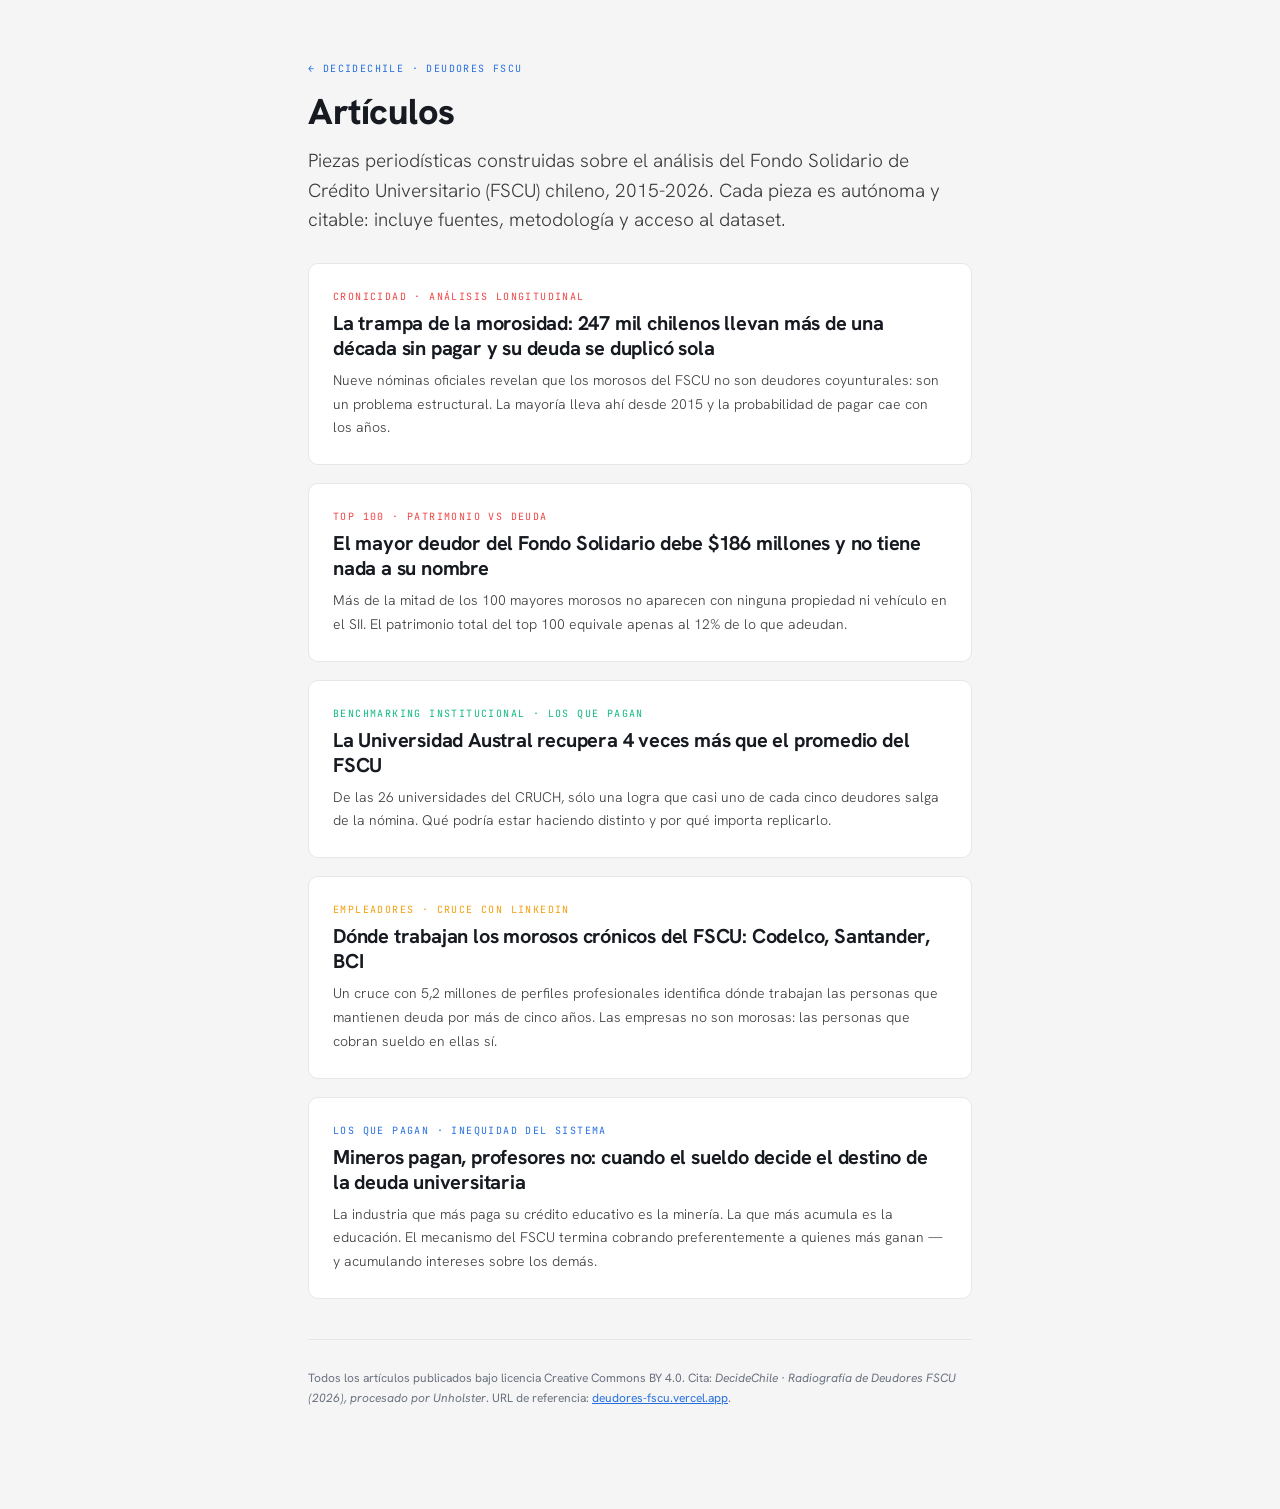
<file: public/articulos/index.html>
<!DOCTYPE html>
<html lang="es-CL">
<head>
<meta charset="UTF-8">
<meta name="viewport" content="width=device-width, initial-scale=1">
<title>Artículos · Radiografía de Deudores FSCU — DecideChile</title>
<meta name="description" content="Piezas periodísticas sobre el Fondo Solidario de Crédito Universitario chileno basadas en el análisis de 9 años de nóminas oficiales.">
<link href="https://fonts.googleapis.com/css2?family=Hanken+Grotesk:wght@300;400;700;800&family=JetBrains+Mono:wght@400&display=swap" rel="stylesheet">
<link rel="stylesheet" href="shared.css">
<style>
  .grid { display: grid; gap: 18px; margin-top: 28px; }
  .item { background: #fff; border: 1px solid #E5E7EB; border-radius: 10px; padding: 24px; display: block; color: inherit; text-decoration: none; transition: transform .15s, box-shadow .15s; }
  .item:hover { transform: translateY(-2px); box-shadow: 0 6px 20px rgba(0,0,0,0.08); }
  .item .k { font-family: 'JetBrains Mono', monospace; font-size: 10px; text-transform: uppercase; letter-spacing: .14em; margin-bottom: 6px; }
  .item h2 { font-size: 20px; font-weight: 700; margin: 6px 0 8px; line-height: 1.25; }
  .item p { font-size: 14px; font-weight: 300; color: #3A3A3A; margin: 0; }
</style>
</head>
<body>
<div class="article">
<nav class="crumb"><a href="/">← DecideChile · Deudores FSCU</a></nav>
<h1>Artículos</h1>
<p class="lead">Piezas periodísticas construidas sobre el análisis del Fondo Solidario de Crédito Universitario (FSCU) chileno, 2015-2026. Cada pieza es autónoma y citable: incluye fuentes, metodología y acceso al dataset.</p>

<div class="grid">

<a href="trampa-morosidad.html" class="item">
  <div class="k" style="color:#EF4444">Cronicidad · Análisis longitudinal</div>
  <h2>La trampa de la morosidad: 247 mil chilenos llevan más de una década sin pagar y su deuda se duplicó sola</h2>
  <p>Nueve nóminas oficiales revelan que los morosos del FSCU no son deudores coyunturales: son un problema estructural. La mayoría lleva ahí desde 2015 y la probabilidad de pagar cae con los años.</p>
</a>

<a href="top-deudor-185-millones.html" class="item">
  <div class="k" style="color:#EF4444">Top 100 · Patrimonio vs deuda</div>
  <h2>El mayor deudor del Fondo Solidario debe $186 millones y no tiene nada a su nombre</h2>
  <p>Más de la mitad de los 100 mayores morosos no aparecen con ninguna propiedad ni vehículo en el SII. El patrimonio total del top 100 equivale apenas al 12% de lo que adeudan.</p>
</a>

<a href="austral-recupera.html" class="item">
  <div class="k" style="color:#10B981">Benchmarking institucional · Los que pagan</div>
  <h2>La Universidad Austral recupera 4 veces más que el promedio del FSCU</h2>
  <p>De las 26 universidades del CRUCH, sólo una logra que casi uno de cada cinco deudores salga de la nómina. Qué podría estar haciendo distinto y por qué importa replicarlo.</p>
</a>

<a href="empresas-morosas.html" class="item">
  <div class="k" style="color:#F59E0B">Empleadores · Cruce con LinkedIn</div>
  <h2>Dónde trabajan los morosos crónicos del FSCU: Codelco, Santander, BCI</h2>
  <p>Un cruce con 5,2 millones de perfiles profesionales identifica dónde trabajan las personas que mantienen deuda por más de cinco años. Las empresas no son morosas: las personas que cobran sueldo en ellas sí.</p>
</a>

<a href="mineros-vs-profesores.html" class="item">
  <div class="k" style="color:#266FE0">Los que pagan · Inequidad del sistema</div>
  <h2>Mineros pagan, profesores no: cuando el sueldo decide el destino de la deuda universitaria</h2>
  <p>La industria que más paga su crédito educativo es la minería. La que más acumula es la educación. El mecanismo del FSCU termina cobrando preferentemente a quienes más ganan — y acumulando intereses sobre los demás.</p>
</a>

</div>

<div class="footer" style="margin-top:40px">
Todos los artículos publicados bajo licencia Creative Commons BY 4.0. Cita: <i>DecideChile · Radiografía de Deudores FSCU (2026), procesado por Unholster</i>. URL de referencia: <a href="https://deudores-fscu.vercel.app">deudores-fscu.vercel.app</a>.
</div>

</div>
</body>
</html>
</file>
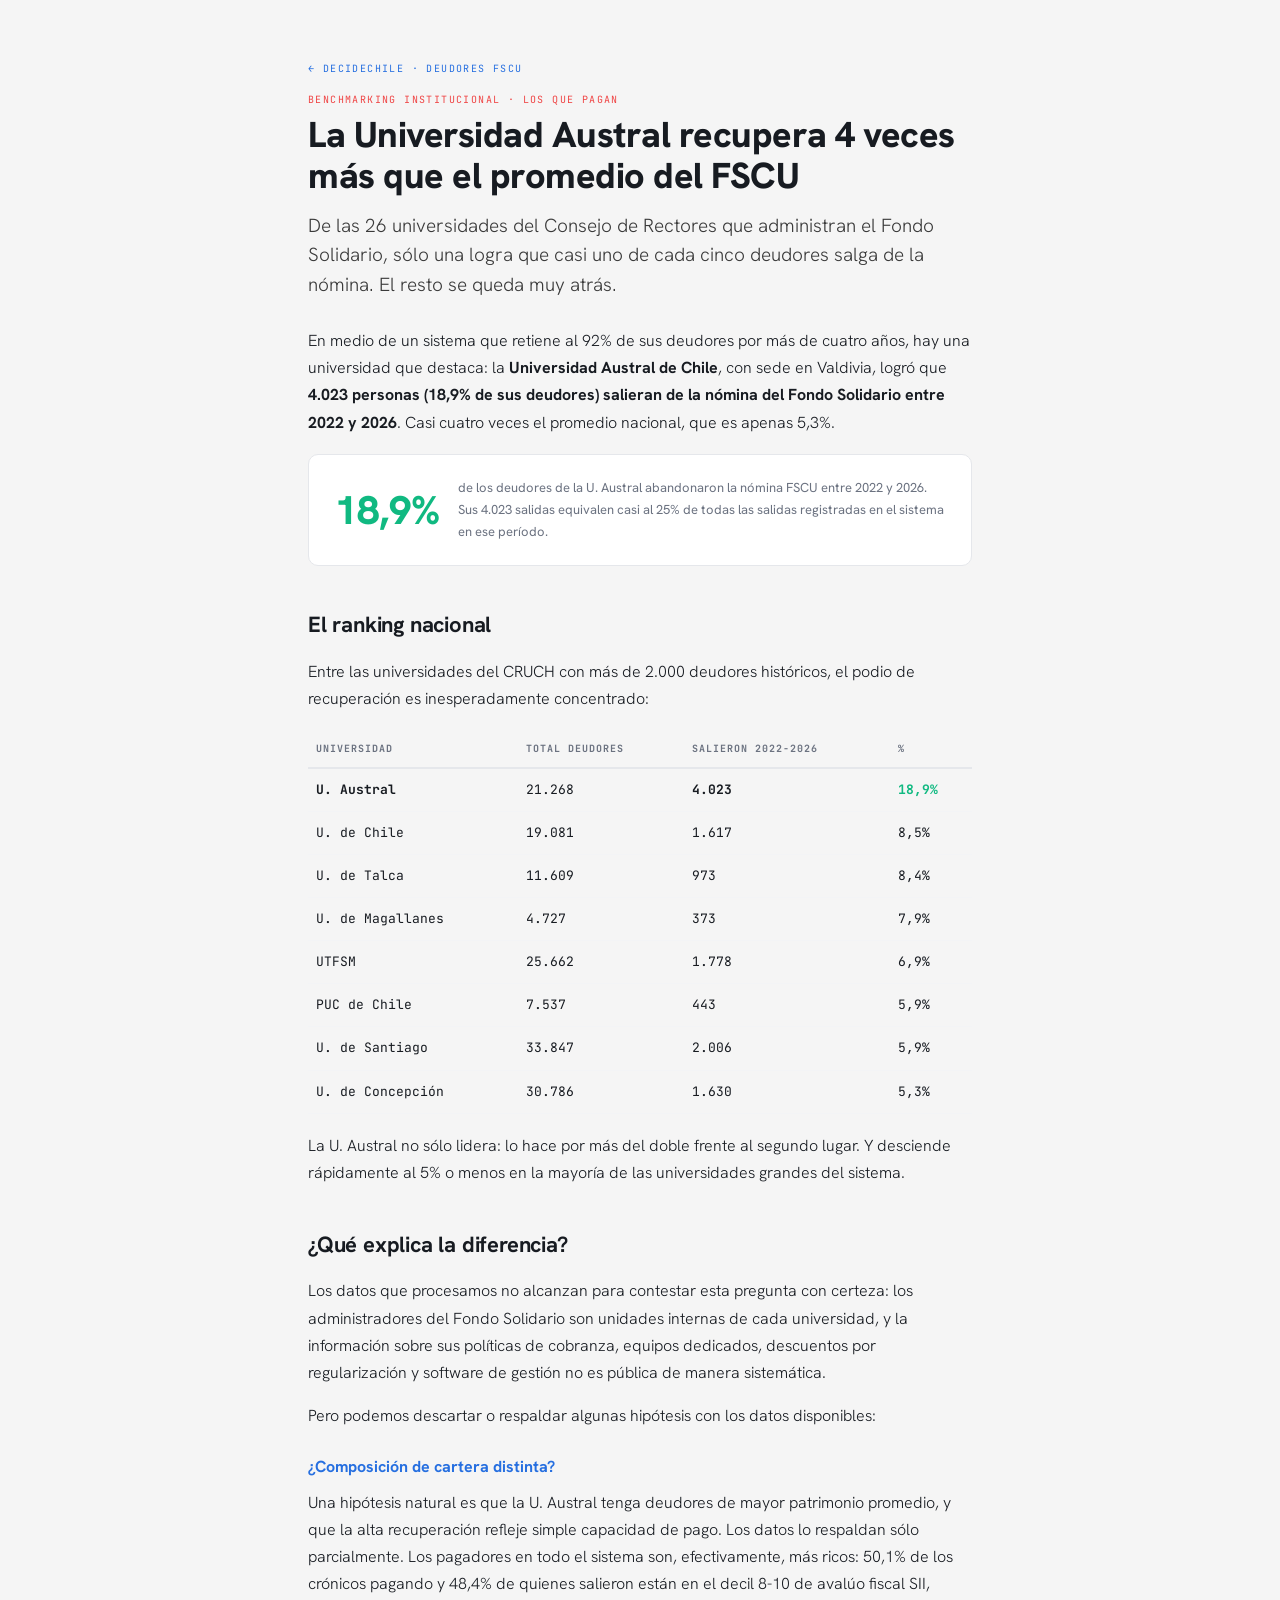
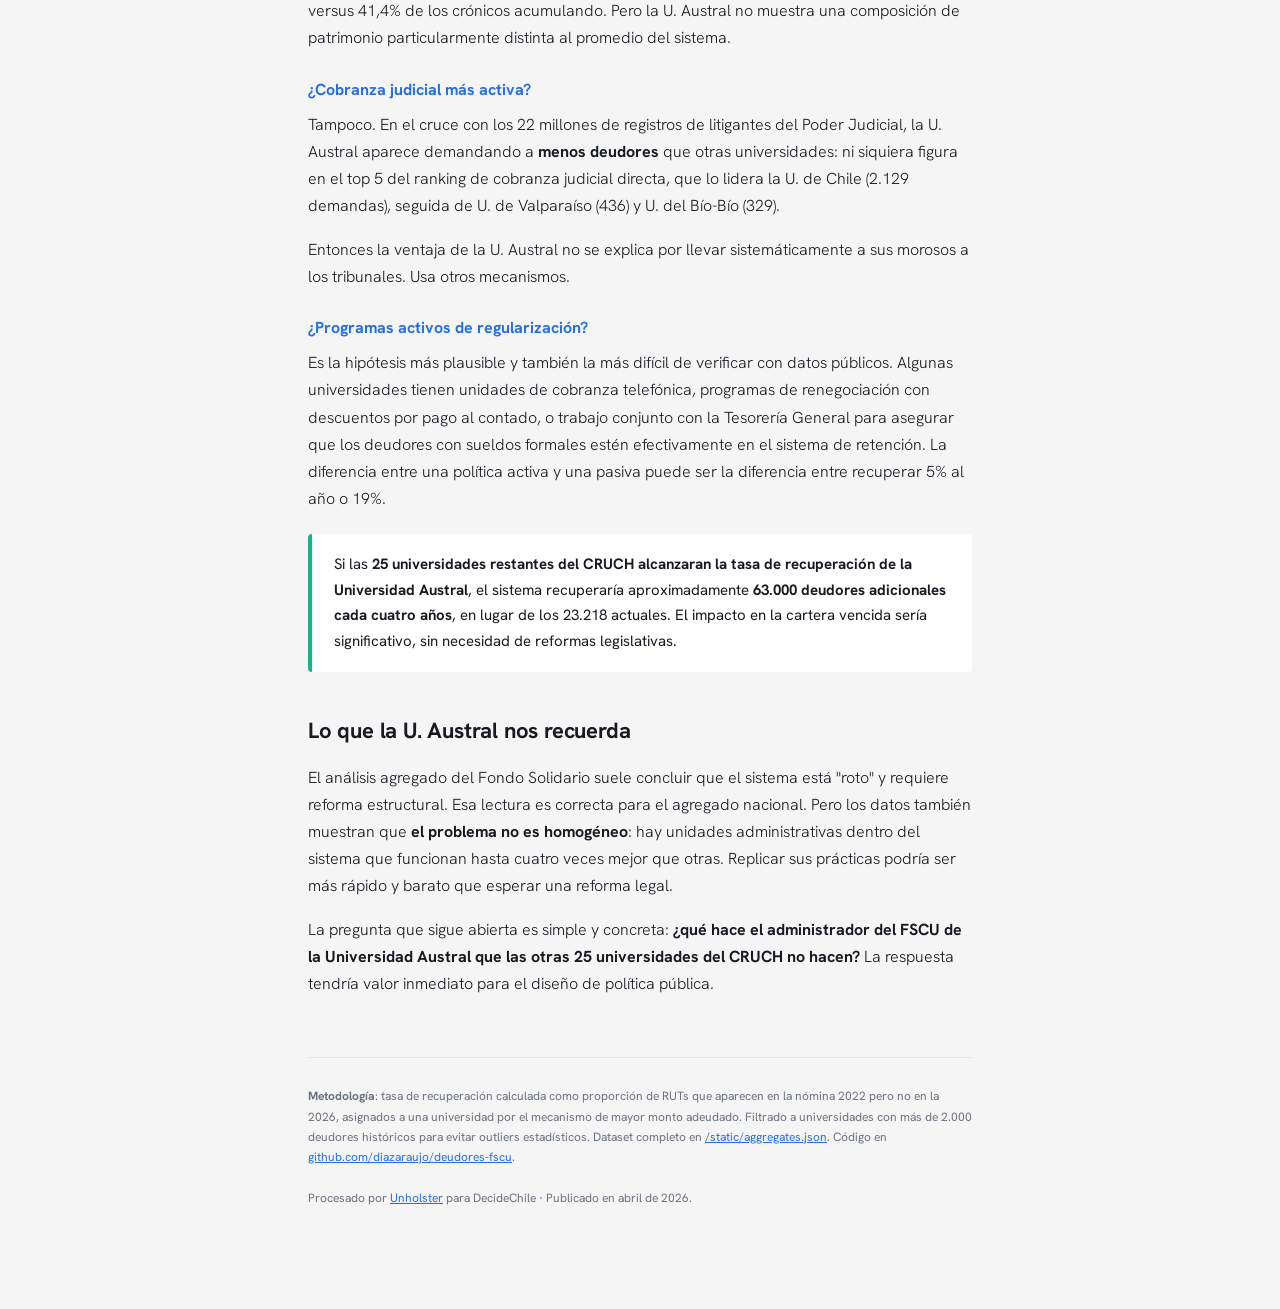
<file: public/articulos/austral-recupera.html>
<!DOCTYPE html>
<html lang="es-CL">
<head>
<meta charset="UTF-8">
<meta name="viewport" content="width=device-width, initial-scale=1">
<title>La Universidad Austral recupera 4 veces más que el promedio: ¿qué hace distinto? — DecideChile</title>
<meta name="description" content="El 18,9% de los deudores de la Universidad Austral salieron de la nómina entre 2022 y 2026, frente al 5,3% del promedio nacional. Por qué podría ser el modelo a replicar.">
<meta property="og:title" content="Una universidad chilena recupera 4× más que el promedio del Fondo Solidario">
<meta property="og:description" content="La U. Austral logra que el 18,9% de sus deudores salga de la nómina. ¿Qué están haciendo distinto?">
<meta property="og:type" content="article">
<link href="https://fonts.googleapis.com/css2?family=Hanken+Grotesk:wght@300;400;700;800&family=JetBrains+Mono:wght@400&display=swap" rel="stylesheet">
<link rel="stylesheet" href="shared.css">
</head>
<body>
<div class="article">
<nav class="crumb"><a href="/#pagadores">← DecideChile · Deudores FSCU</a></nav>
<div class="kicker">Benchmarking institucional · Los que pagan</div>
<h1>La Universidad Austral recupera 4 veces más que el promedio del FSCU</h1>
<p class="lead">De las 26 universidades del Consejo de Rectores que administran el Fondo Solidario, sólo una logra que casi uno de cada cinco deudores salga de la nómina. El resto se queda muy atrás.</p>

<p>En medio de un sistema que retiene al 92% de sus deudores por más de cuatro años, hay una universidad que destaca: la <b>Universidad Austral de Chile</b>, con sede en Valdivia, logró que <b>4.023 personas (18,9% de sus deudores) salieran de la nómina del Fondo Solidario entre 2022 y 2026</b>. Casi cuatro veces el promedio nacional, que es apenas 5,3%.</p>

<div class="big-number">
  <div><div class="num" style="color:#10B981">18,9%</div></div>
  <div class="ctx">de los deudores de la U. Austral abandonaron la nómina FSCU entre 2022 y 2026. Sus 4.023 salidas equivalen casi al 25% de todas las salidas registradas en el sistema en ese período.</div>
</div>

<h2>El ranking nacional</h2>

<p>Entre las universidades del CRUCH con más de 2.000 deudores históricos, el podio de recuperación es inesperadamente concentrado:</p>

<table>
  <thead><tr><th>Universidad</th><th>Total deudores</th><th>Salieron 2022-2026</th><th>%</th></tr></thead>
  <tbody>
    <tr><td><b>U. Austral</b></td><td>21.268</td><td><b>4.023</b></td><td style="color:#10B981"><b>18,9%</b></td></tr>
    <tr><td>U. de Chile</td><td>19.081</td><td>1.617</td><td>8,5%</td></tr>
    <tr><td>U. de Talca</td><td>11.609</td><td>973</td><td>8,4%</td></tr>
    <tr><td>U. de Magallanes</td><td>4.727</td><td>373</td><td>7,9%</td></tr>
    <tr><td>UTFSM</td><td>25.662</td><td>1.778</td><td>6,9%</td></tr>
    <tr><td>PUC de Chile</td><td>7.537</td><td>443</td><td>5,9%</td></tr>
    <tr><td>U. de Santiago</td><td>33.847</td><td>2.006</td><td>5,9%</td></tr>
    <tr><td>U. de Concepción</td><td>30.786</td><td>1.630</td><td>5,3%</td></tr>
  </tbody>
</table>

<p>La U. Austral no sólo lidera: lo hace por más del doble frente al segundo lugar. Y desciende rápidamente al 5% o menos en la mayoría de las universidades grandes del sistema.</p>

<h2>¿Qué explica la diferencia?</h2>

<p>Los datos que procesamos no alcanzan para contestar esta pregunta con certeza: los administradores del Fondo Solidario son unidades internas de cada universidad, y la información sobre sus políticas de cobranza, equipos dedicados, descuentos por regularización y software de gestión no es pública de manera sistemática.</p>

<p>Pero podemos descartar o respaldar algunas hipótesis con los datos disponibles:</p>

<h3>¿Composición de cartera distinta?</h3>
<p>Una hipótesis natural es que la U. Austral tenga deudores de mayor patrimonio promedio, y que la alta recuperación refleje simple capacidad de pago. Los datos lo respaldan sólo parcialmente. Los pagadores en todo el sistema son, efectivamente, más ricos: 50,1% de los crónicos pagando y 48,4% de quienes salieron están en el decil 8-10 de avalúo fiscal SII, versus 41,4% de los crónicos acumulando. Pero la U. Austral no muestra una composición de patrimonio particularmente distinta al promedio del sistema.</p>

<h3>¿Cobranza judicial más activa?</h3>
<p>Tampoco. En el cruce con los 22 millones de registros de litigantes del Poder Judicial, la U. Austral aparece demandando a <b>menos deudores</b> que otras universidades: ni siquiera figura en el top 5 del ranking de cobranza judicial directa, que lo lidera la U. de Chile (2.129 demandas), seguida de U. de Valparaíso (436) y U. del Bío-Bío (329).</p>

<p>Entonces la ventaja de la U. Austral no se explica por llevar sistemáticamente a sus morosos a los tribunales. Usa otros mecanismos.</p>

<h3>¿Programas activos de regularización?</h3>
<p>Es la hipótesis más plausible y también la más difícil de verificar con datos públicos. Algunas universidades tienen unidades de cobranza telefónica, programas de renegociación con descuentos por pago al contado, o trabajo conjunto con la Tesorería General para asegurar que los deudores con sueldos formales estén efectivamente en el sistema de retención. La diferencia entre una política activa y una pasiva puede ser la diferencia entre recuperar 5% al año o 19%.</p>

<div class="callout green">
  Si las <b>25 universidades restantes del CRUCH alcanzaran la tasa de recuperación de la Universidad Austral</b>, el sistema recuperaría aproximadamente <b>63.000 deudores adicionales cada cuatro años</b>, en lugar de los 23.218 actuales. El impacto en la cartera vencida sería significativo, sin necesidad de reformas legislativas.
</div>

<h2>Lo que la U. Austral nos recuerda</h2>

<p>El análisis agregado del Fondo Solidario suele concluir que el sistema está "roto" y requiere reforma estructural. Esa lectura es correcta para el agregado nacional. Pero los datos también muestran que <b>el problema no es homogéneo</b>: hay unidades administrativas dentro del sistema que funcionan hasta cuatro veces mejor que otras. Replicar sus prácticas podría ser más rápido y barato que esperar una reforma legal.</p>

<p>La pregunta que sigue abierta es simple y concreta: <b>¿qué hace el administrador del FSCU de la Universidad Austral que las otras 25 universidades del CRUCH no hacen?</b> La respuesta tendría valor inmediato para el diseño de política pública.</p>

<div class="footer">
  <b>Metodología</b>: tasa de recuperación calculada como proporción de RUTs que aparecen en la nómina 2022 pero no en la 2026, asignados a una universidad por el mecanismo de mayor monto adeudado. Filtrado a universidades con más de 2.000 deudores históricos para evitar outliers estadísticos. Dataset completo en <a href="/static/aggregates.json">/static/aggregates.json</a>. Código en <a href="https://github.com/diazaraujo/deudores-fscu">github.com/diazaraujo/deudores-fscu</a>.
  <br><br>
  Procesado por <a href="https://unholster.com">Unholster</a> para DecideChile · Publicado en abril de 2026.
</div>

</div>
</body>
</html>
</file>
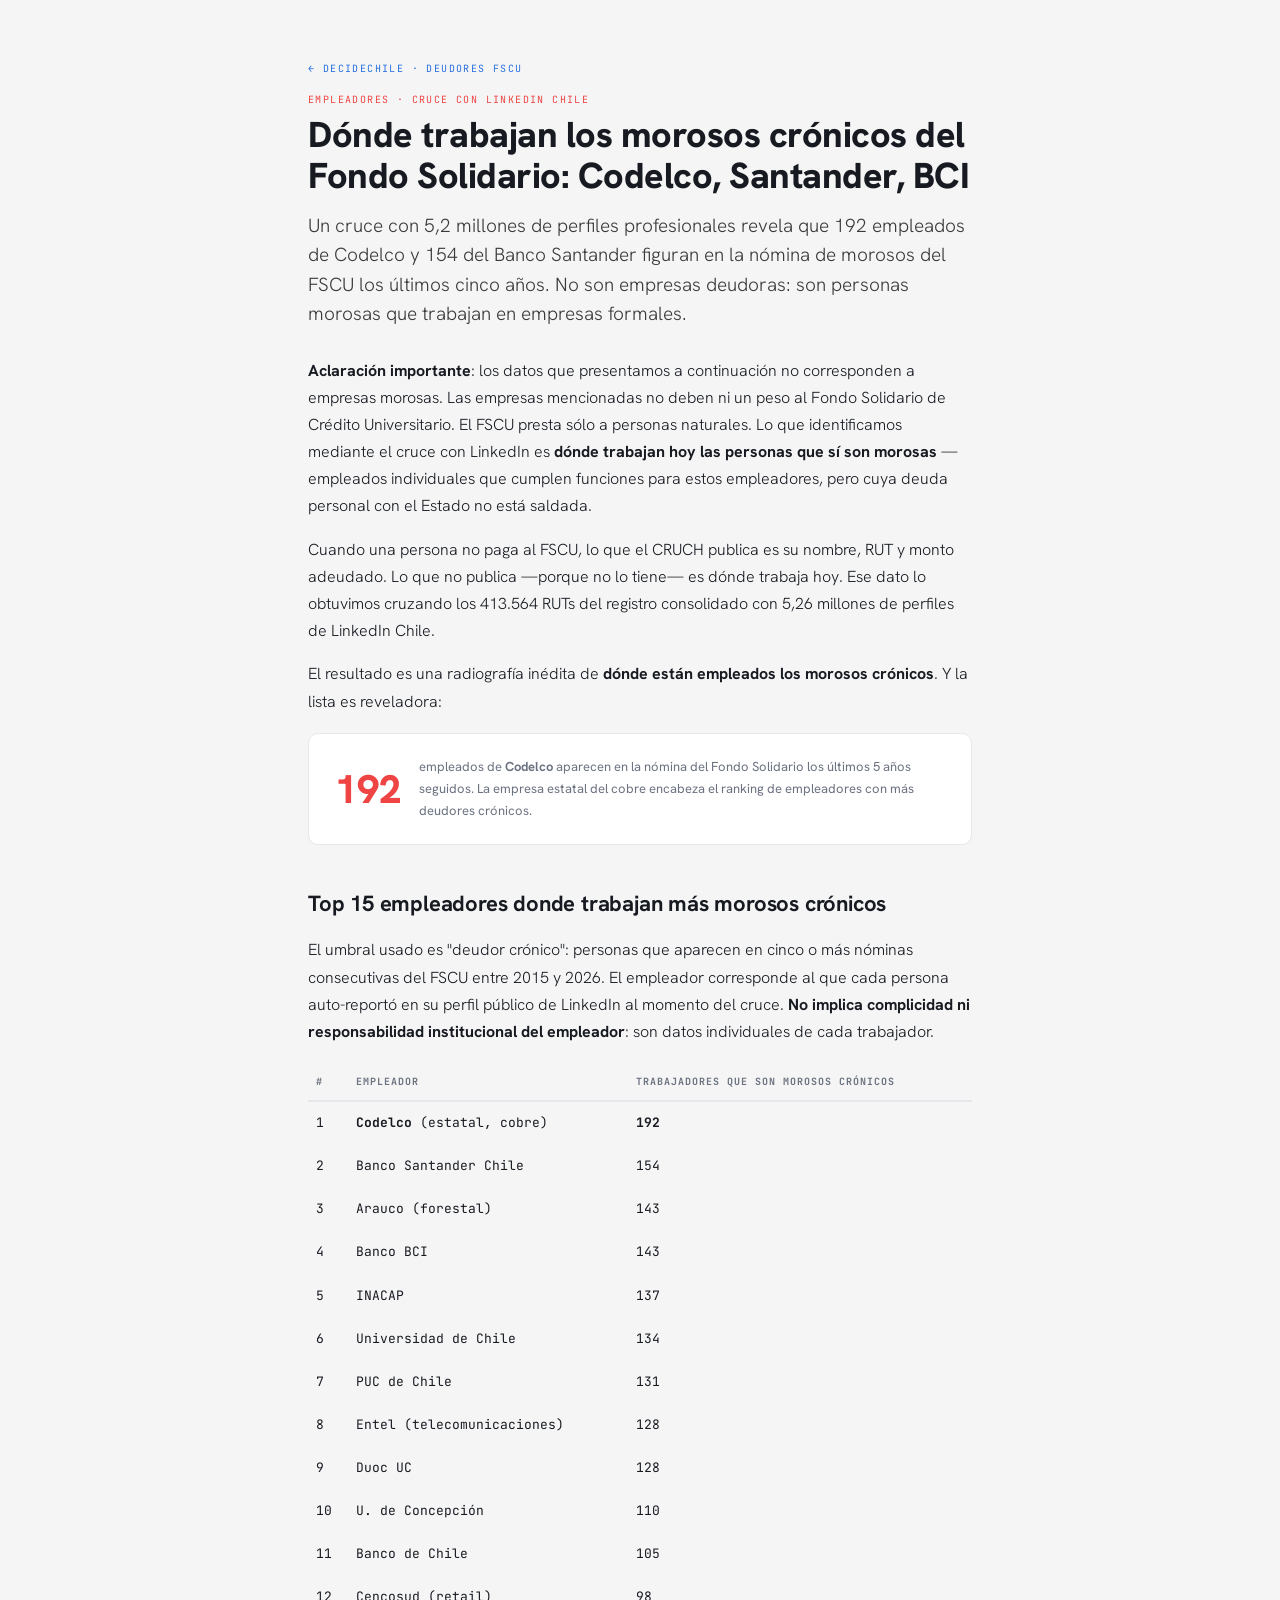
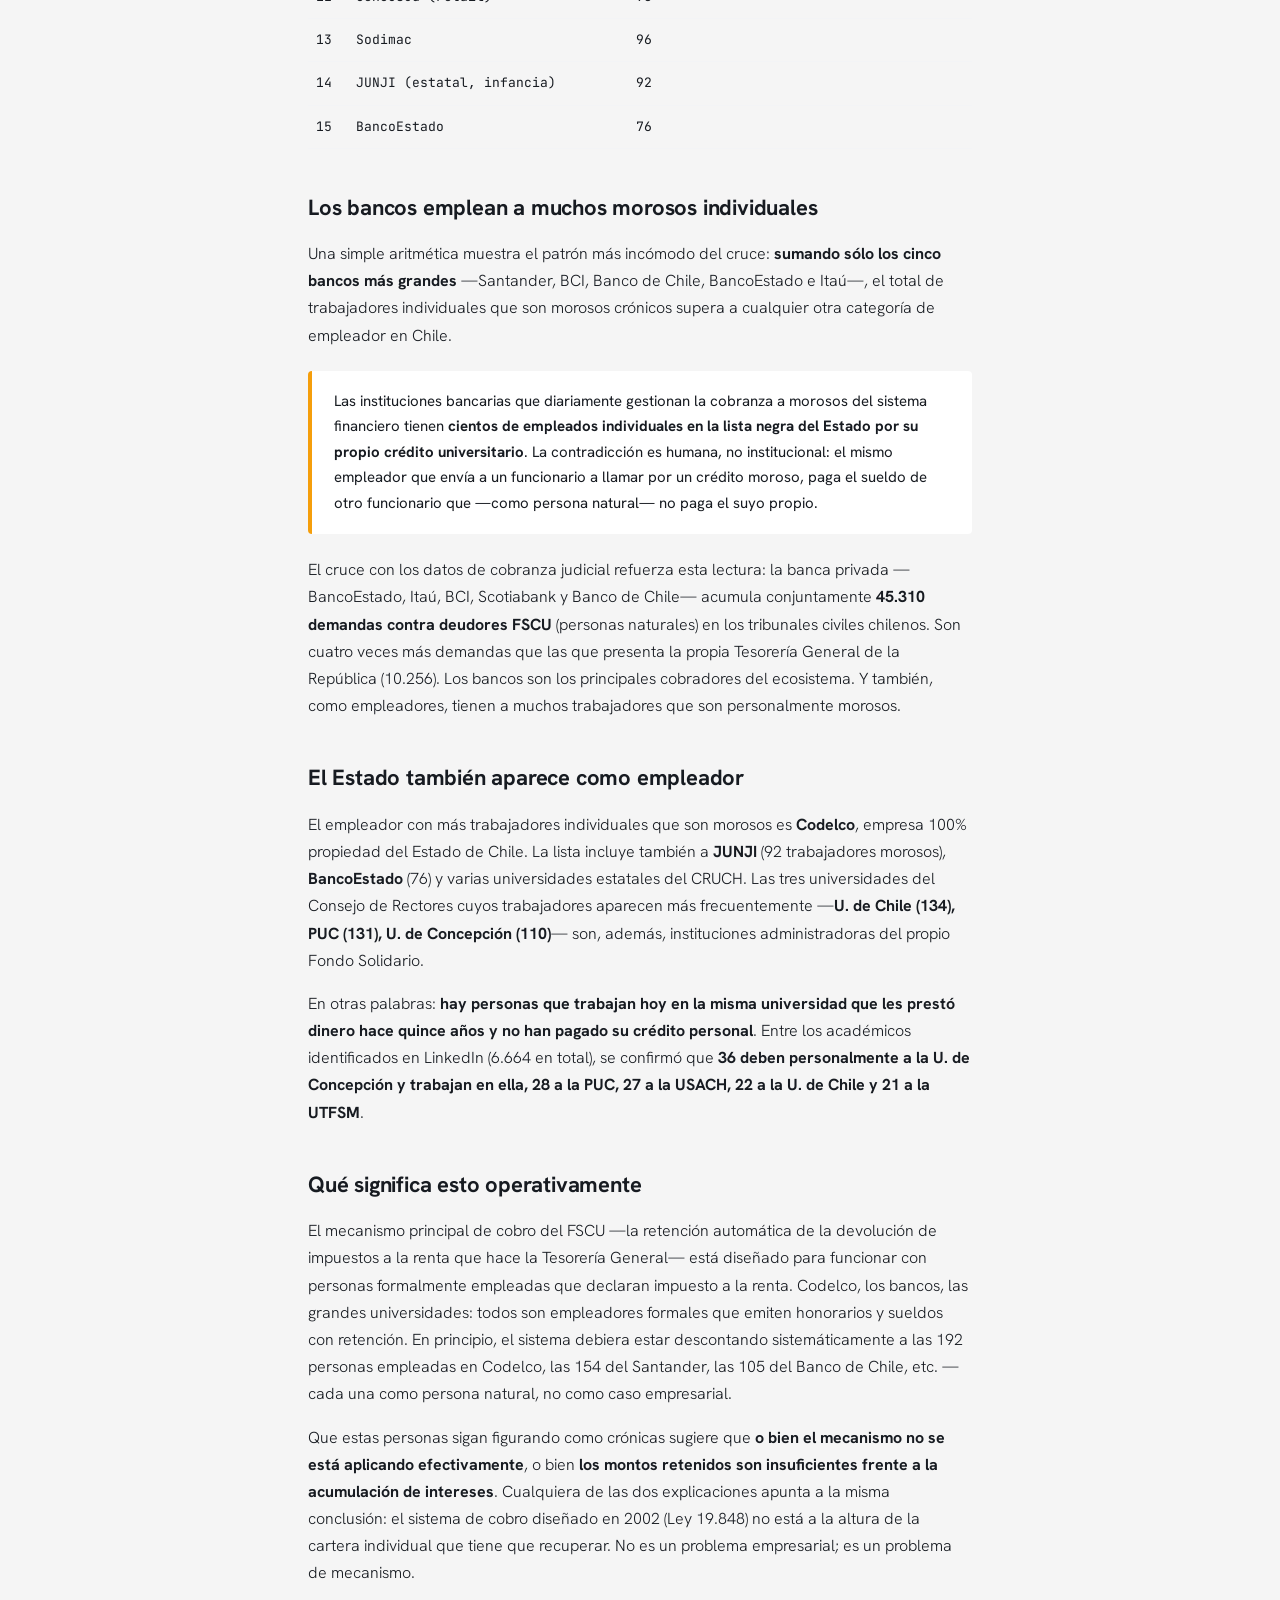
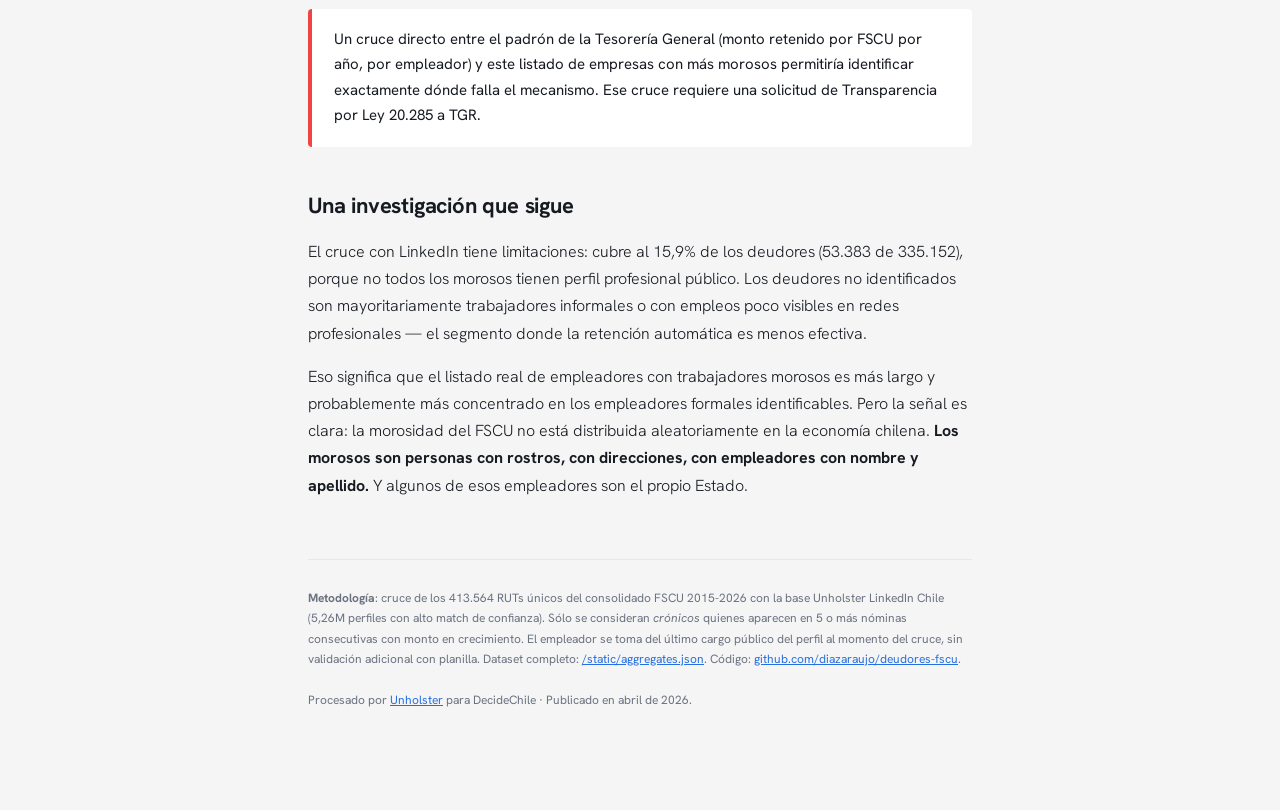
<file: public/articulos/empresas-morosas.html>
<!DOCTYPE html>
<html lang="es-CL">
<head>
<meta charset="UTF-8">
<meta name="viewport" content="width=device-width, initial-scale=1">
<title>Dónde trabajan los morosos crónicos del Fondo Solidario: Codelco, Santander, BCI — DecideChile</title>
<meta name="description" content="Un cruce con LinkedIn Chile revela dónde están empleados los deudores crónicos del FSCU. 192 trabajan en Codelco, 154 en Banco Santander, 143 en BCI. No son empresas morosas: son morosos que trabajan en empresas formales.">
<meta property="og:title" content="Dónde trabajan los morosos crónicos del Fondo Solidario">
<meta property="og:type" content="article">
<link href="https://fonts.googleapis.com/css2?family=Hanken+Grotesk:wght@300;400;700;800&family=JetBrains+Mono:wght@400&display=swap" rel="stylesheet">
<link rel="stylesheet" href="shared.css">
</head>
<body>
<div class="article">
<nav class="crumb"><a href="/#linkedin">← DecideChile · Deudores FSCU</a></nav>
<div class="kicker">Empleadores · Cruce con LinkedIn Chile</div>
<h1>Dónde trabajan los morosos crónicos del Fondo Solidario: Codelco, Santander, BCI</h1>
<p class="lead">Un cruce con 5,2 millones de perfiles profesionales revela que 192 empleados de Codelco y 154 del Banco Santander figuran en la nómina de morosos del FSCU los últimos cinco años. No son empresas deudoras: son personas morosas que trabajan en empresas formales.</p>

<p><b>Aclaración importante</b>: los datos que presentamos a continuación no corresponden a empresas morosas. Las empresas mencionadas no deben ni un peso al Fondo Solidario de Crédito Universitario. El FSCU presta sólo a personas naturales. Lo que identificamos mediante el cruce con LinkedIn es <b>dónde trabajan hoy las personas que sí son morosas</b> — empleados individuales que cumplen funciones para estos empleadores, pero cuya deuda personal con el Estado no está saldada.</p>

<p>Cuando una persona no paga al FSCU, lo que el CRUCH publica es su nombre, RUT y monto adeudado. Lo que no publica —porque no lo tiene— es dónde trabaja hoy. Ese dato lo obtuvimos cruzando los 413.564 RUTs del registro consolidado con 5,26 millones de perfiles de LinkedIn Chile.</p>

<p>El resultado es una radiografía inédita de <b>dónde están empleados los morosos crónicos</b>. Y la lista es reveladora:</p>

<div class="big-number">
  <div><div class="num">192</div></div>
  <div class="ctx">empleados de <b>Codelco</b> aparecen en la nómina del Fondo Solidario los últimos 5 años seguidos. La empresa estatal del cobre encabeza el ranking de empleadores con más deudores crónicos.</div>
</div>

<h2>Top 15 empleadores donde trabajan más morosos crónicos</h2>

<p>El umbral usado es "deudor crónico": personas que aparecen en cinco o más nóminas consecutivas del FSCU entre 2015 y 2026. El empleador corresponde al que cada persona auto-reportó en su perfil público de LinkedIn al momento del cruce. <b>No implica complicidad ni responsabilidad institucional del empleador</b>: son datos individuales de cada trabajador.</p>

<table>
  <thead><tr><th>#</th><th>Empleador</th><th>Trabajadores que son morosos crónicos</th></tr></thead>
  <tbody>
    <tr><td>1</td><td><b>Codelco</b> (estatal, cobre)</td><td><b>192</b></td></tr>
    <tr><td>2</td><td>Banco Santander Chile</td><td>154</td></tr>
    <tr><td>3</td><td>Arauco (forestal)</td><td>143</td></tr>
    <tr><td>4</td><td>Banco BCI</td><td>143</td></tr>
    <tr><td>5</td><td>INACAP</td><td>137</td></tr>
    <tr><td>6</td><td>Universidad de Chile</td><td>134</td></tr>
    <tr><td>7</td><td>PUC de Chile</td><td>131</td></tr>
    <tr><td>8</td><td>Entel (telecomunicaciones)</td><td>128</td></tr>
    <tr><td>9</td><td>Duoc UC</td><td>128</td></tr>
    <tr><td>10</td><td>U. de Concepción</td><td>110</td></tr>
    <tr><td>11</td><td>Banco de Chile</td><td>105</td></tr>
    <tr><td>12</td><td>Cencosud (retail)</td><td>98</td></tr>
    <tr><td>13</td><td>Sodimac</td><td>96</td></tr>
    <tr><td>14</td><td>JUNJI (estatal, infancia)</td><td>92</td></tr>
    <tr><td>15</td><td>BancoEstado</td><td>76</td></tr>
  </tbody>
</table>

<h2>Los bancos emplean a muchos morosos individuales</h2>

<p>Una simple aritmética muestra el patrón más incómodo del cruce: <b>sumando sólo los cinco bancos más grandes</b> —Santander, BCI, Banco de Chile, BancoEstado e Itaú—, el total de trabajadores individuales que son morosos crónicos supera a cualquier otra categoría de empleador en Chile.</p>

<div class="callout amber">
  Las instituciones bancarias que diariamente gestionan la cobranza a morosos del sistema financiero tienen <b>cientos de empleados individuales en la lista negra del Estado por su propio crédito universitario</b>. La contradicción es humana, no institucional: el mismo empleador que envía a un funcionario a llamar por un crédito moroso, paga el sueldo de otro funcionario que —como persona natural— no paga el suyo propio.
</div>

<p>El cruce con los datos de cobranza judicial refuerza esta lectura: la banca privada —BancoEstado, Itaú, BCI, Scotiabank y Banco de Chile— acumula conjuntamente <b>45.310 demandas contra deudores FSCU</b> (personas naturales) en los tribunales civiles chilenos. Son cuatro veces más demandas que las que presenta la propia Tesorería General de la República (10.256). Los bancos son los principales cobradores del ecosistema. Y también, como empleadores, tienen a muchos trabajadores que son personalmente morosos.</p>

<h2>El Estado también aparece como empleador</h2>

<p>El empleador con más trabajadores individuales que son morosos es <b>Codelco</b>, empresa 100% propiedad del Estado de Chile. La lista incluye también a <b>JUNJI</b> (92 trabajadores morosos), <b>BancoEstado</b> (76) y varias universidades estatales del CRUCH. Las tres universidades del Consejo de Rectores cuyos trabajadores aparecen más frecuentemente —<b>U. de Chile (134), PUC (131), U. de Concepción (110)</b>— son, además, instituciones administradoras del propio Fondo Solidario.</p>

<p>En otras palabras: <b>hay personas que trabajan hoy en la misma universidad que les prestó dinero hace quince años y no han pagado su crédito personal</b>. Entre los académicos identificados en LinkedIn (6.664 en total), se confirmó que <b>36 deben personalmente a la U. de Concepción y trabajan en ella, 28 a la PUC, 27 a la USACH, 22 a la U. de Chile y 21 a la UTFSM</b>.</p>

<h2>Qué significa esto operativamente</h2>

<p>El mecanismo principal de cobro del FSCU —la retención automática de la devolución de impuestos a la renta que hace la Tesorería General— está diseñado para funcionar con personas formalmente empleadas que declaran impuesto a la renta. Codelco, los bancos, las grandes universidades: todos son empleadores formales que emiten honorarios y sueldos con retención. En principio, el sistema debiera estar descontando sistemáticamente a las 192 personas empleadas en Codelco, las 154 del Santander, las 105 del Banco de Chile, etc. — cada una como persona natural, no como caso empresarial.</p>

<p>Que estas personas sigan figurando como crónicas sugiere que <b>o bien el mecanismo no se está aplicando efectivamente</b>, o bien <b>los montos retenidos son insuficientes frente a la acumulación de intereses</b>. Cualquiera de las dos explicaciones apunta a la misma conclusión: el sistema de cobro diseñado en 2002 (Ley 19.848) no está a la altura de la cartera individual que tiene que recuperar. No es un problema empresarial; es un problema de mecanismo.</p>

<div class="callout red">
  Un cruce directo entre el padrón de la Tesorería General (monto retenido por FSCU por año, por empleador) y este listado de empresas con más morosos permitiría identificar exactamente dónde falla el mecanismo. Ese cruce requiere una solicitud de Transparencia por Ley 20.285 a TGR.
</div>

<h2>Una investigación que sigue</h2>

<p>El cruce con LinkedIn tiene limitaciones: cubre al 15,9% de los deudores (53.383 de 335.152), porque no todos los morosos tienen perfil profesional público. Los deudores no identificados son mayoritariamente trabajadores informales o con empleos poco visibles en redes profesionales — el segmento donde la retención automática es menos efectiva.</p>

<p>Eso significa que el listado real de empleadores con trabajadores morosos es más largo y probablemente más concentrado en los empleadores formales identificables. Pero la señal es clara: la morosidad del FSCU no está distribuida aleatoriamente en la economía chilena. <b>Los morosos son personas con rostros, con direcciones, con empleadores con nombre y apellido.</b> Y algunos de esos empleadores son el propio Estado.</p>

<div class="footer">
  <b>Metodología</b>: cruce de los 413.564 RUTs únicos del consolidado FSCU 2015-2026 con la base Unholster LinkedIn Chile (5,26M perfiles con alto match de confianza). Sólo se consideran <i>crónicos</i> quienes aparecen en 5 o más nóminas consecutivas con monto en crecimiento. El empleador se toma del último cargo público del perfil al momento del cruce, sin validación adicional con planilla. Dataset completo: <a href="/static/aggregates.json">/static/aggregates.json</a>. Código: <a href="https://github.com/diazaraujo/deudores-fscu">github.com/diazaraujo/deudores-fscu</a>.
  <br><br>
  Procesado por <a href="https://unholster.com">Unholster</a> para DecideChile · Publicado en abril de 2026.
</div>

</div>
</body>
</html>
</file>
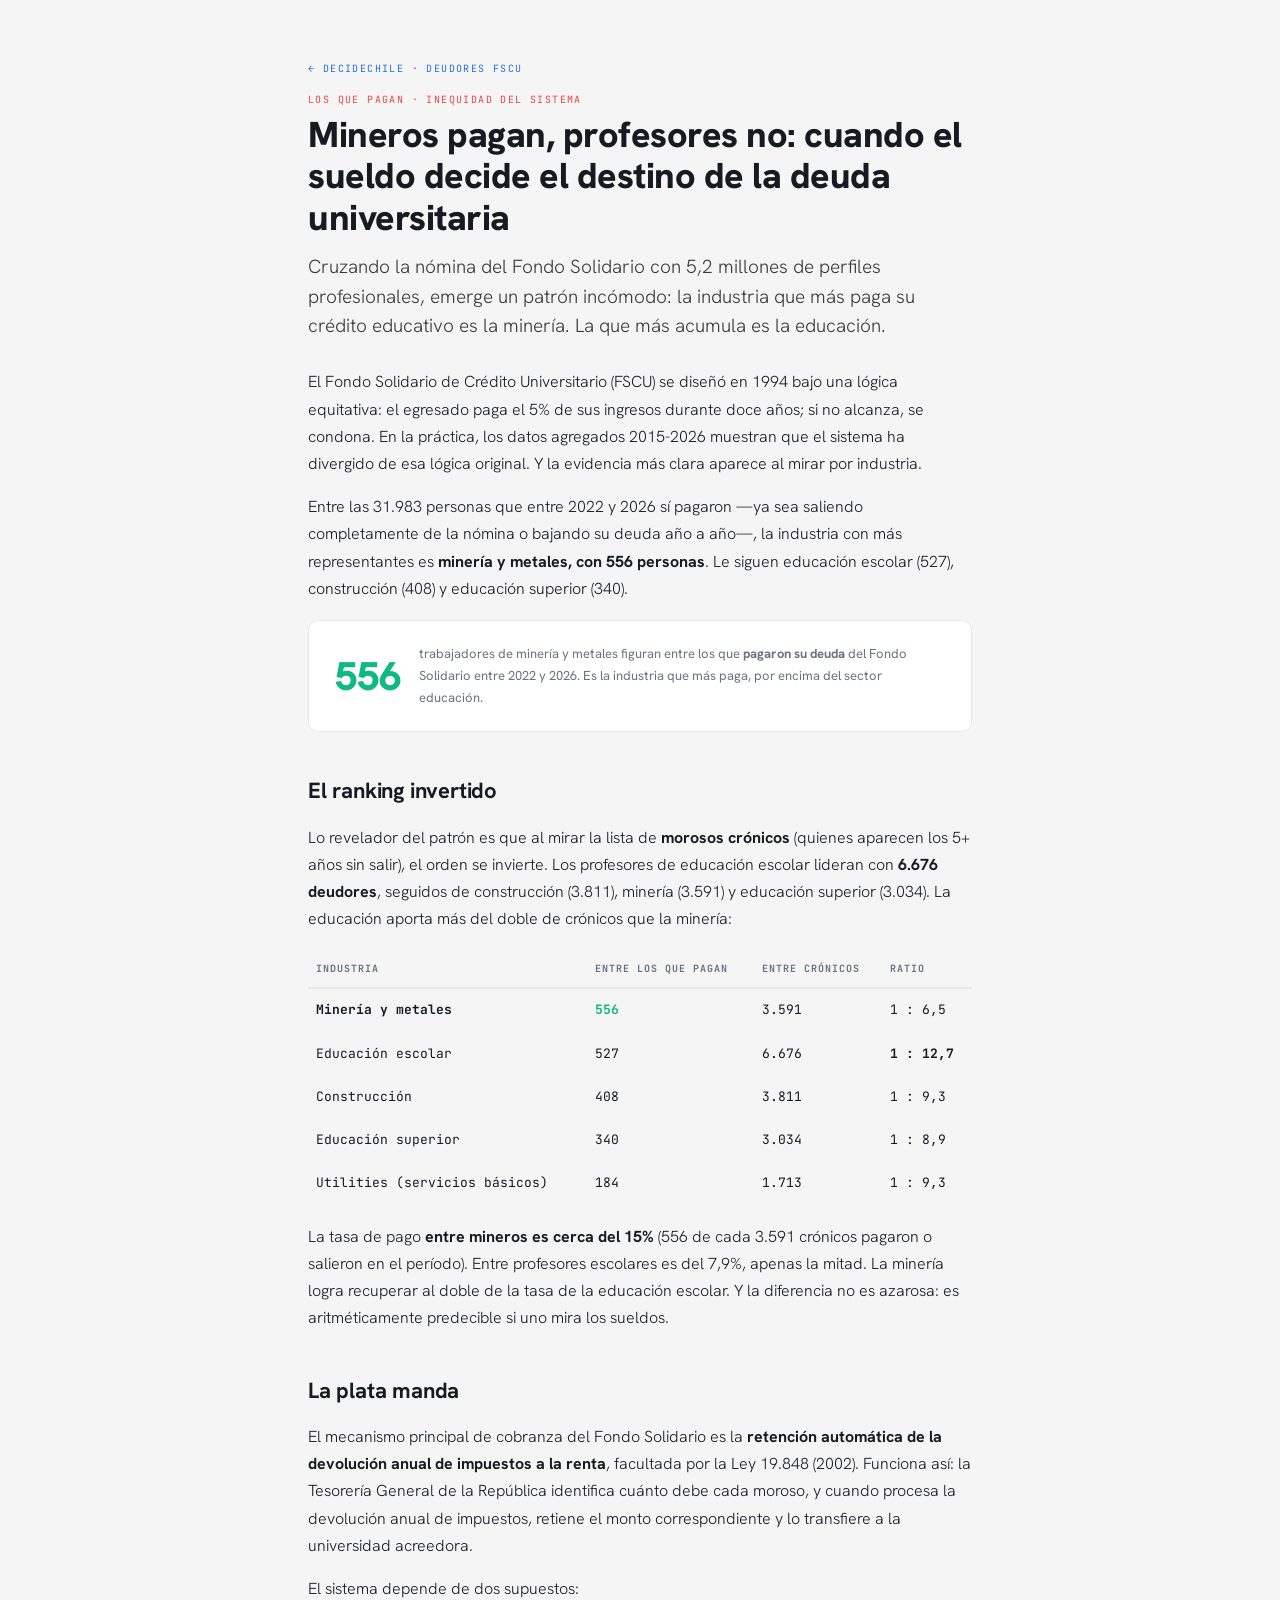
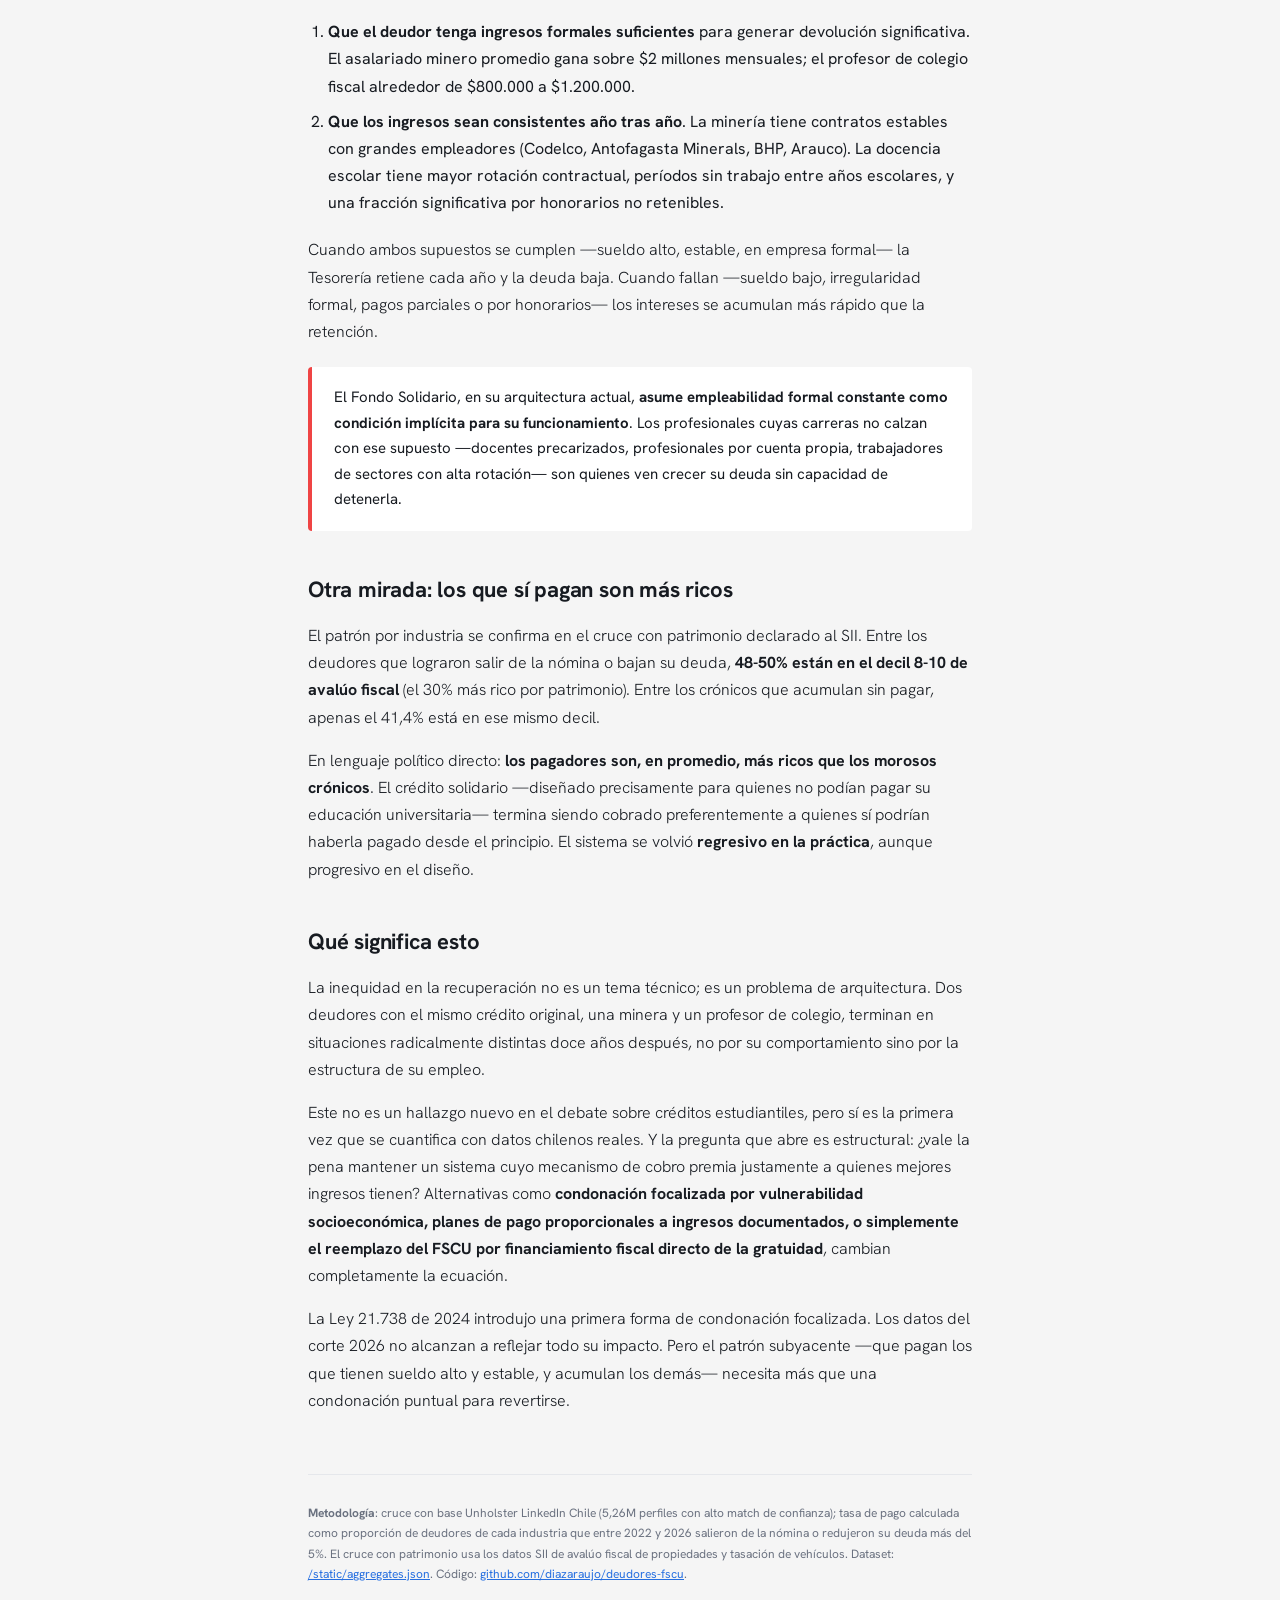
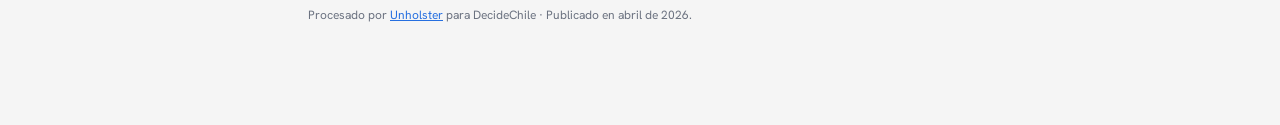
<file: public/articulos/mineros-vs-profesores.html>
<!DOCTYPE html>
<html lang="es-CL">
<head>
<meta charset="UTF-8">
<meta name="viewport" content="width=device-width, initial-scale=1">
<title>Mineros pagan, profesores no: por qué el sueldo determina el destino de la deuda universitaria — DecideChile</title>
<meta name="description" content="Los mineros lideran la lista de quienes pagaron su crédito del Fondo Solidario. Los profesores lideran la lista de morosos crónicos. El sistema es regresivo en la práctica.">
<meta property="og:title" content="Mineros pagan, profesores no: la lectura inesperada del Fondo Solidario">
<meta property="og:type" content="article">
<link href="https://fonts.googleapis.com/css2?family=Hanken+Grotesk:wght@300;400;700;800&family=JetBrains+Mono:wght@400&display=swap" rel="stylesheet">
<link rel="stylesheet" href="shared.css">
</head>
<body>
<div class="article">
<nav class="crumb"><a href="/#pagadores">← DecideChile · Deudores FSCU</a></nav>
<div class="kicker">Los que pagan · Inequidad del sistema</div>
<h1>Mineros pagan, profesores no: cuando el sueldo decide el destino de la deuda universitaria</h1>
<p class="lead">Cruzando la nómina del Fondo Solidario con 5,2 millones de perfiles profesionales, emerge un patrón incómodo: la industria que más paga su crédito educativo es la minería. La que más acumula es la educación.</p>

<p>El Fondo Solidario de Crédito Universitario (FSCU) se diseñó en 1994 bajo una lógica equitativa: el egresado paga el 5% de sus ingresos durante doce años; si no alcanza, se condona. En la práctica, los datos agregados 2015-2026 muestran que el sistema ha divergido de esa lógica original. Y la evidencia más clara aparece al mirar por industria.</p>

<p>Entre las 31.983 personas que entre 2022 y 2026 sí pagaron —ya sea saliendo completamente de la nómina o bajando su deuda año a año—, la industria con más representantes es <b>minería y metales, con 556 personas</b>. Le siguen educación escolar (527), construcción (408) y educación superior (340).</p>

<div class="big-number">
  <div><div class="num" style="color:#10B981">556</div></div>
  <div class="ctx">trabajadores de minería y metales figuran entre los que <b>pagaron su deuda</b> del Fondo Solidario entre 2022 y 2026. Es la industria que más paga, por encima del sector educación.</div>
</div>

<h2>El ranking invertido</h2>

<p>Lo revelador del patrón es que al mirar la lista de <b>morosos crónicos</b> (quienes aparecen los 5+ años sin salir), el orden se invierte. Los profesores de educación escolar lideran con <b>6.676 deudores</b>, seguidos de construcción (3.811), minería (3.591) y educación superior (3.034). La educación aporta más del doble de crónicos que la minería:</p>

<table>
  <thead><tr><th>Industria</th><th>Entre los que pagan</th><th>Entre crónicos</th><th>Ratio</th></tr></thead>
  <tbody>
    <tr><td><b>Minería y metales</b></td><td style="color:#10B981"><b>556</b></td><td>3.591</td><td>1 : 6,5</td></tr>
    <tr><td>Educación escolar</td><td>527</td><td>6.676</td><td><b>1 : 12,7</b></td></tr>
    <tr><td>Construcción</td><td>408</td><td>3.811</td><td>1 : 9,3</td></tr>
    <tr><td>Educación superior</td><td>340</td><td>3.034</td><td>1 : 8,9</td></tr>
    <tr><td>Utilities (servicios básicos)</td><td>184</td><td>1.713</td><td>1 : 9,3</td></tr>
  </tbody>
</table>

<p>La tasa de pago <b>entre mineros es cerca del 15%</b> (556 de cada 3.591 crónicos pagaron o salieron en el período). Entre profesores escolares es del 7,9%, apenas la mitad. La minería logra recuperar al doble de la tasa de la educación escolar. Y la diferencia no es azarosa: es aritméticamente predecible si uno mira los sueldos.</p>

<h2>La plata manda</h2>

<p>El mecanismo principal de cobranza del Fondo Solidario es la <b>retención automática de la devolución anual de impuestos a la renta</b>, facultada por la Ley 19.848 (2002). Funciona así: la Tesorería General de la República identifica cuánto debe cada moroso, y cuando procesa la devolución anual de impuestos, retiene el monto correspondiente y lo transfiere a la universidad acreedora.</p>

<p>El sistema depende de dos supuestos:</p>
<ol style="margin: 12px 0 20px 20px;">
  <li style="margin-bottom:8px"><b>Que el deudor tenga ingresos formales suficientes</b> para generar devolución significativa. El asalariado minero promedio gana sobre $2 millones mensuales; el profesor de colegio fiscal alrededor de $800.000 a $1.200.000.</li>
  <li style="margin-bottom:8px"><b>Que los ingresos sean consistentes año tras año</b>. La minería tiene contratos estables con grandes empleadores (Codelco, Antofagasta Minerals, BHP, Arauco). La docencia escolar tiene mayor rotación contractual, períodos sin trabajo entre años escolares, y una fracción significativa por honorarios no retenibles.</li>
</ol>

<p>Cuando ambos supuestos se cumplen —sueldo alto, estable, en empresa formal— la Tesorería retiene cada año y la deuda baja. Cuando fallan —sueldo bajo, irregularidad formal, pagos parciales o por honorarios— los intereses se acumulan más rápido que la retención.</p>

<div class="callout red">
  El Fondo Solidario, en su arquitectura actual, <b>asume empleabilidad formal constante como condición implícita para su funcionamiento</b>. Los profesionales cuyas carreras no calzan con ese supuesto —docentes precarizados, profesionales por cuenta propia, trabajadores de sectores con alta rotación— son quienes ven crecer su deuda sin capacidad de detenerla.
</div>

<h2>Otra mirada: los que sí pagan son más ricos</h2>

<p>El patrón por industria se confirma en el cruce con patrimonio declarado al SII. Entre los deudores que lograron salir de la nómina o bajan su deuda, <b>48-50% están en el decil 8-10 de avalúo fiscal</b> (el 30% más rico por patrimonio). Entre los crónicos que acumulan sin pagar, apenas el 41,4% está en ese mismo decil.</p>

<p>En lenguaje político directo: <b>los pagadores son, en promedio, más ricos que los morosos crónicos</b>. El crédito solidario —diseñado precisamente para quienes no podían pagar su educación universitaria— termina siendo cobrado preferentemente a quienes sí podrían haberla pagado desde el principio. El sistema se volvió <b>regresivo en la práctica</b>, aunque progresivo en el diseño.</p>

<h2>Qué significa esto</h2>

<p>La inequidad en la recuperación no es un tema técnico; es un problema de arquitectura. Dos deudores con el mismo crédito original, una minera y un profesor de colegio, terminan en situaciones radicalmente distintas doce años después, no por su comportamiento sino por la estructura de su empleo.</p>

<p>Este no es un hallazgo nuevo en el debate sobre créditos estudiantiles, pero sí es la primera vez que se cuantifica con datos chilenos reales. Y la pregunta que abre es estructural: ¿vale la pena mantener un sistema cuyo mecanismo de cobro premia justamente a quienes mejores ingresos tienen? Alternativas como <b>condonación focalizada por vulnerabilidad socioeconómica, planes de pago proporcionales a ingresos documentados, o simplemente el reemplazo del FSCU por financiamiento fiscal directo de la gratuidad</b>, cambian completamente la ecuación.</p>

<p>La Ley 21.738 de 2024 introdujo una primera forma de condonación focalizada. Los datos del corte 2026 no alcanzan a reflejar todo su impacto. Pero el patrón subyacente —que pagan los que tienen sueldo alto y estable, y acumulan los demás— necesita más que una condonación puntual para revertirse.</p>

<div class="footer">
  <b>Metodología</b>: cruce con base Unholster LinkedIn Chile (5,26M perfiles con alto match de confianza); tasa de pago calculada como proporción de deudores de cada industria que entre 2022 y 2026 salieron de la nómina o redujeron su deuda más del 5%. El cruce con patrimonio usa los datos SII de avalúo fiscal de propiedades y tasación de vehículos. Dataset: <a href="/static/aggregates.json">/static/aggregates.json</a>. Código: <a href="https://github.com/diazaraujo/deudores-fscu">github.com/diazaraujo/deudores-fscu</a>.
  <br><br>
  Procesado por <a href="https://unholster.com">Unholster</a> para DecideChile · Publicado en abril de 2026.
</div>

</div>
</body>
</html>
</file>
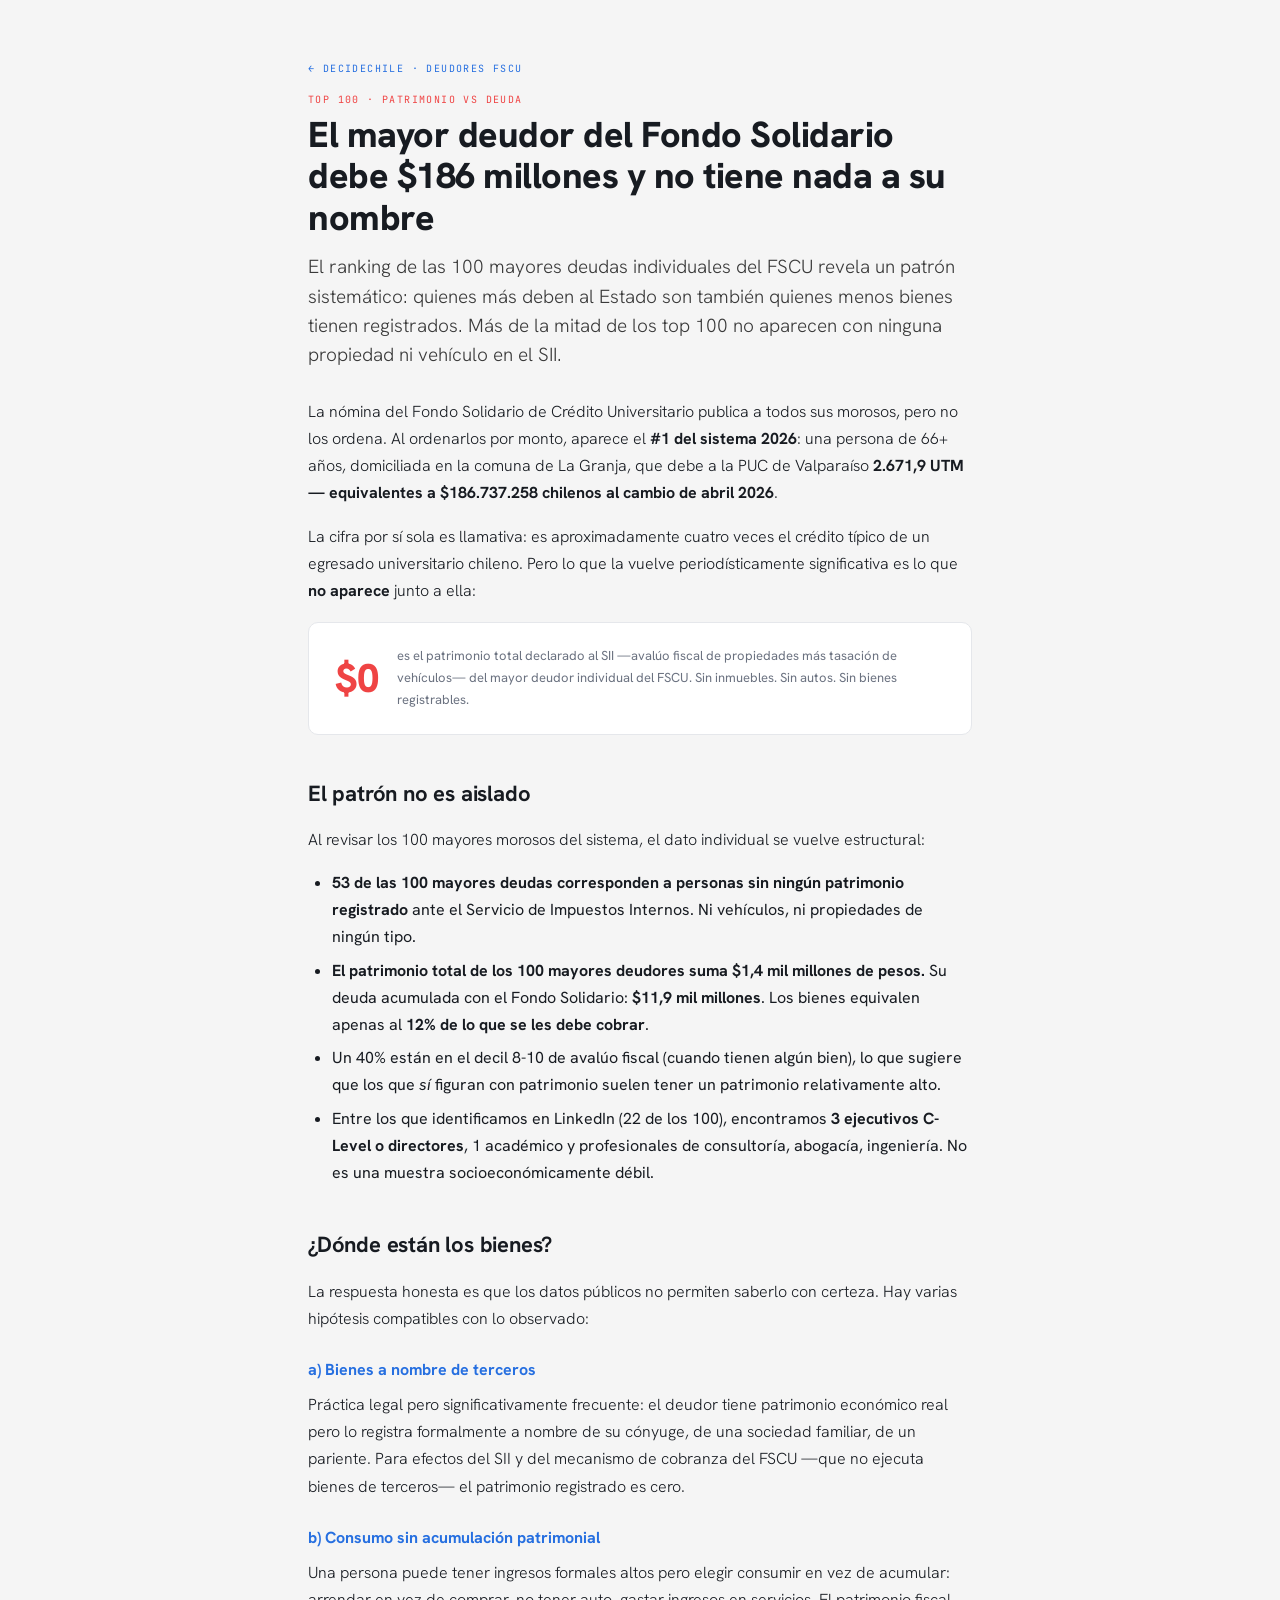
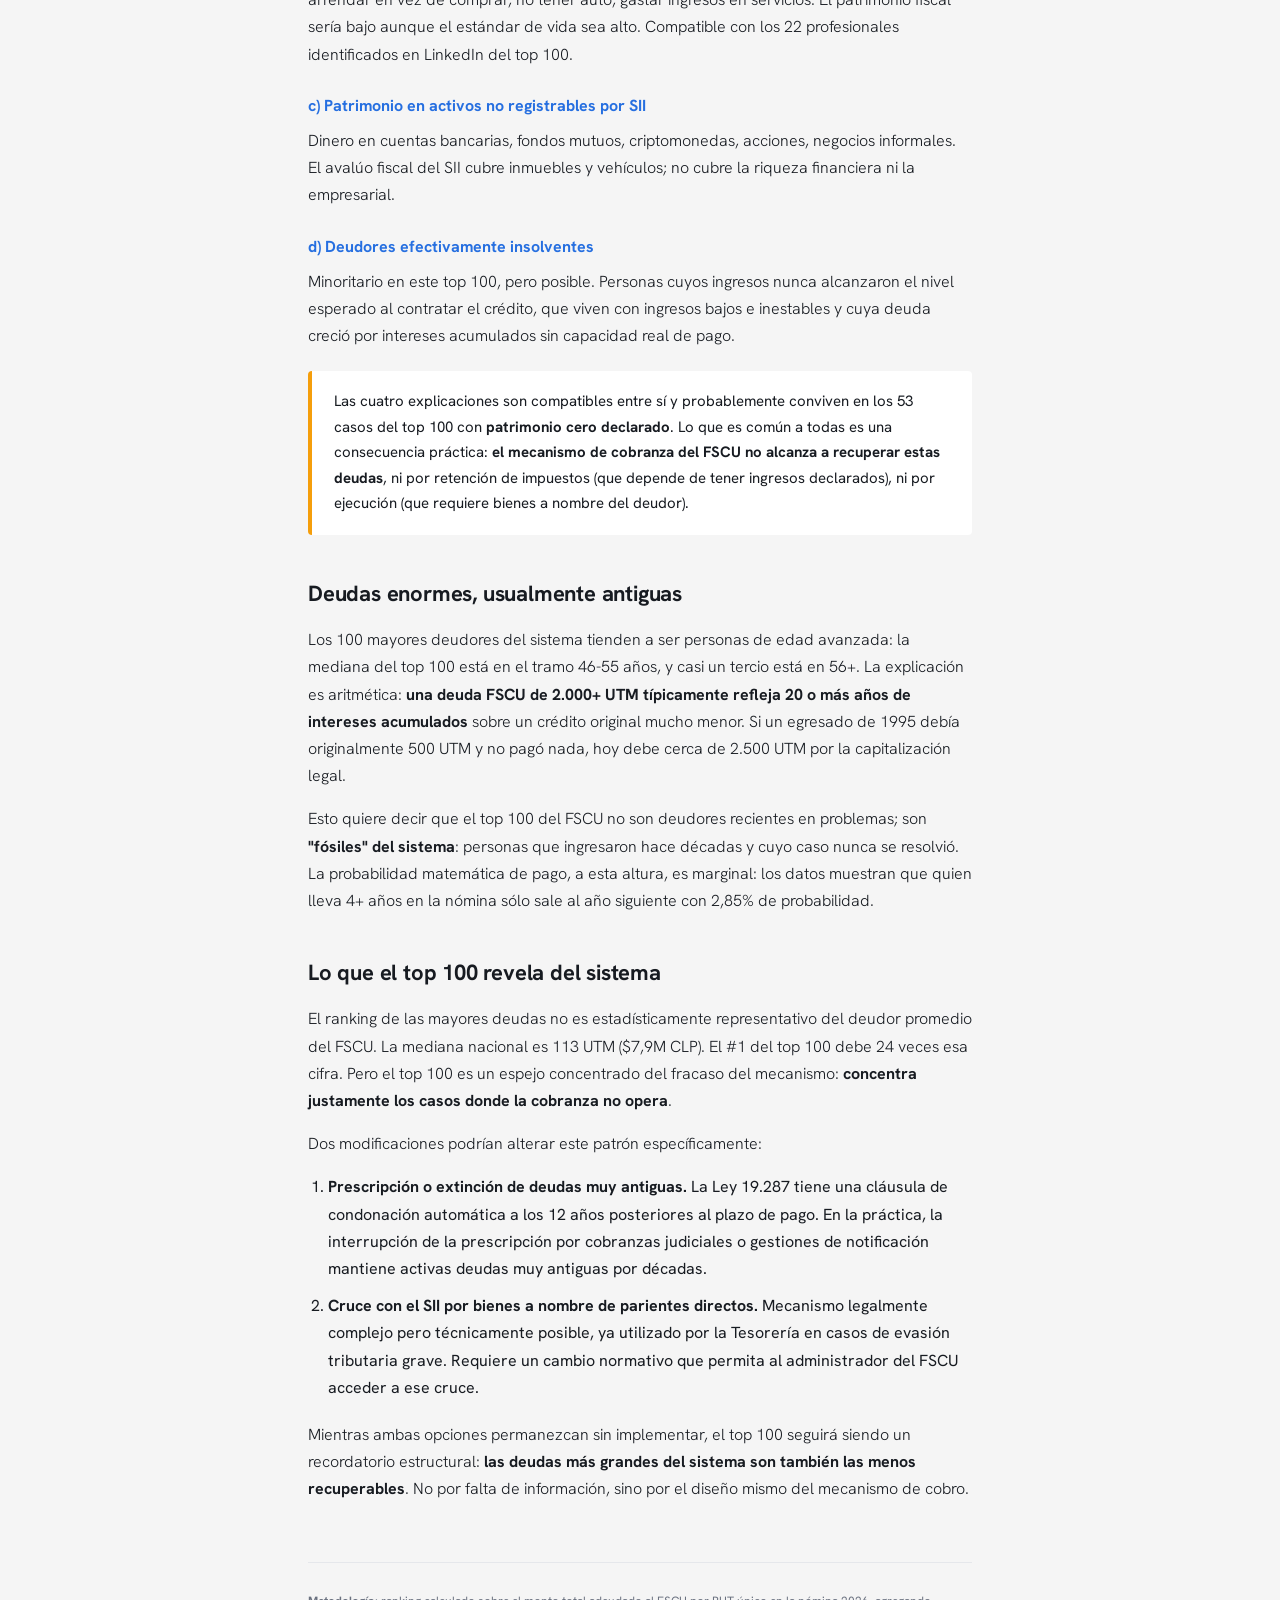
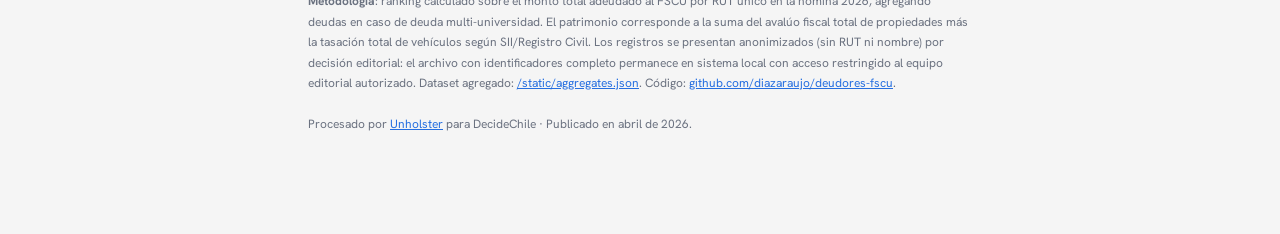
<file: public/articulos/top-deudor-185-millones.html>
<!DOCTYPE html>
<html lang="es-CL">
<head>
<meta charset="UTF-8">
<meta name="viewport" content="width=device-width, initial-scale=1">
<title>La deuda #1 del Fondo Solidario: $186 millones sin un peso de patrimonio declarado — DecideChile</title>
<meta name="description" content="El mayor deudor individual del FSCU 2026 debe 2.672 UTM. No tiene vehículos ni propiedades a su nombre en SII. El patrón se repite: 53 de los 100 mayores morosos no tienen nada registrado.">
<meta property="og:title" content="El mayor deudor del Fondo Solidario debe $186M y no tiene nada a su nombre">
<meta property="og:type" content="article">
<link href="https://fonts.googleapis.com/css2?family=Hanken+Grotesk:wght@300;400;700;800&family=JetBrains+Mono:wght@400&display=swap" rel="stylesheet">
<link rel="stylesheet" href="shared.css">
</head>
<body>
<div class="article">
<nav class="crumb"><a href="/#top100">← DecideChile · Deudores FSCU</a></nav>
<div class="kicker">Top 100 · Patrimonio vs deuda</div>
<h1>El mayor deudor del Fondo Solidario debe $186 millones y no tiene nada a su nombre</h1>
<p class="lead">El ranking de las 100 mayores deudas individuales del FSCU revela un patrón sistemático: quienes más deben al Estado son también quienes menos bienes tienen registrados. Más de la mitad de los top 100 no aparecen con ninguna propiedad ni vehículo en el SII.</p>

<p>La nómina del Fondo Solidario de Crédito Universitario publica a todos sus morosos, pero no los ordena. Al ordenarlos por monto, aparece el <b>#1 del sistema 2026</b>: una persona de 66+ años, domiciliada en la comuna de La Granja, que debe a la PUC de Valparaíso <b>2.671,9 UTM — equivalentes a $186.737.258 chilenos al cambio de abril 2026</b>.</p>

<p>La cifra por sí sola es llamativa: es aproximadamente cuatro veces el crédito típico de un egresado universitario chileno. Pero lo que la vuelve periodísticamente significativa es lo que <b>no aparece</b> junto a ella:</p>

<div class="big-number">
  <div><div class="num">$0</div></div>
  <div class="ctx">es el patrimonio total declarado al SII —avalúo fiscal de propiedades más tasación de vehículos— del mayor deudor individual del FSCU. Sin inmuebles. Sin autos. Sin bienes registrables.</div>
</div>

<h2>El patrón no es aislado</h2>

<p>Al revisar los 100 mayores morosos del sistema, el dato individual se vuelve estructural:</p>

<ul style="margin: 10px 0 20px 24px;">
  <li style="margin-bottom:6px"><b>53 de las 100 mayores deudas corresponden a personas sin ningún patrimonio registrado</b> ante el Servicio de Impuestos Internos. Ni vehículos, ni propiedades de ningún tipo.</li>
  <li style="margin-bottom:6px"><b>El patrimonio total de los 100 mayores deudores suma $1,4 mil millones de pesos.</b> Su deuda acumulada con el Fondo Solidario: <b>$11,9 mil millones</b>. Los bienes equivalen apenas al <b>12% de lo que se les debe cobrar</b>.</li>
  <li style="margin-bottom:6px">Un 40% están en el decil 8-10 de avalúo fiscal (cuando tienen algún bien), lo que sugiere que los que <i>sí</i> figuran con patrimonio suelen tener un patrimonio relativamente alto.</li>
  <li style="margin-bottom:6px">Entre los que identificamos en LinkedIn (22 de los 100), encontramos <b>3 ejecutivos C-Level o directores</b>, 1 académico y profesionales de consultoría, abogacía, ingeniería. No es una muestra socioeconómicamente débil.</li>
</ul>

<h2>¿Dónde están los bienes?</h2>

<p>La respuesta honesta es que los datos públicos no permiten saberlo con certeza. Hay varias hipótesis compatibles con lo observado:</p>

<h3>a) Bienes a nombre de terceros</h3>
<p>Práctica legal pero significativamente frecuente: el deudor tiene patrimonio económico real pero lo registra formalmente a nombre de su cónyuge, de una sociedad familiar, de un pariente. Para efectos del SII y del mecanismo de cobranza del FSCU —que no ejecuta bienes de terceros— el patrimonio registrado es cero.</p>

<h3>b) Consumo sin acumulación patrimonial</h3>
<p>Una persona puede tener ingresos formales altos pero elegir consumir en vez de acumular: arrendar en vez de comprar, no tener auto, gastar ingresos en servicios. El patrimonio fiscal sería bajo aunque el estándar de vida sea alto. Compatible con los 22 profesionales identificados en LinkedIn del top 100.</p>

<h3>c) Patrimonio en activos no registrables por SII</h3>
<p>Dinero en cuentas bancarias, fondos mutuos, criptomonedas, acciones, negocios informales. El avalúo fiscal del SII cubre inmuebles y vehículos; no cubre la riqueza financiera ni la empresarial.</p>

<h3>d) Deudores efectivamente insolventes</h3>
<p>Minoritario en este top 100, pero posible. Personas cuyos ingresos nunca alcanzaron el nivel esperado al contratar el crédito, que viven con ingresos bajos e inestables y cuya deuda creció por intereses acumulados sin capacidad real de pago.</p>

<div class="callout amber">
  Las cuatro explicaciones son compatibles entre sí y probablemente conviven en los 53 casos del top 100 con <b>patrimonio cero declarado</b>. Lo que es común a todas es una consecuencia práctica: <b>el mecanismo de cobranza del FSCU no alcanza a recuperar estas deudas</b>, ni por retención de impuestos (que depende de tener ingresos declarados), ni por ejecución (que requiere bienes a nombre del deudor).
</div>

<h2>Deudas enormes, usualmente antiguas</h2>

<p>Los 100 mayores deudores del sistema tienden a ser personas de edad avanzada: la mediana del top 100 está en el tramo 46-55 años, y casi un tercio está en 56+. La explicación es aritmética: <b>una deuda FSCU de 2.000+ UTM típicamente refleja 20 o más años de intereses acumulados</b> sobre un crédito original mucho menor. Si un egresado de 1995 debía originalmente 500 UTM y no pagó nada, hoy debe cerca de 2.500 UTM por la capitalización legal.</p>

<p>Esto quiere decir que el top 100 del FSCU no son deudores recientes en problemas; son <b>"fósiles" del sistema</b>: personas que ingresaron hace décadas y cuyo caso nunca se resolvió. La probabilidad matemática de pago, a esta altura, es marginal: los datos muestran que quien lleva 4+ años en la nómina sólo sale al año siguiente con 2,85% de probabilidad.</p>

<h2>Lo que el top 100 revela del sistema</h2>

<p>El ranking de las mayores deudas no es estadísticamente representativo del deudor promedio del FSCU. La mediana nacional es 113 UTM ($7,9M CLP). El #1 del top 100 debe 24 veces esa cifra. Pero el top 100 es un espejo concentrado del fracaso del mecanismo: <b>concentra justamente los casos donde la cobranza no opera</b>.</p>

<p>Dos modificaciones podrían alterar este patrón específicamente:</p>
<ol style="margin: 12px 0 20px 20px;">
  <li style="margin-bottom:10px"><b>Prescripción o extinción de deudas muy antiguas.</b> La Ley 19.287 tiene una cláusula de condonación automática a los 12 años posteriores al plazo de pago. En la práctica, la interrupción de la prescripción por cobranzas judiciales o gestiones de notificación mantiene activas deudas muy antiguas por décadas.</li>
  <li style="margin-bottom:10px"><b>Cruce con el SII por bienes a nombre de parientes directos.</b> Mecanismo legalmente complejo pero técnicamente posible, ya utilizado por la Tesorería en casos de evasión tributaria grave. Requiere un cambio normativo que permita al administrador del FSCU acceder a ese cruce.</li>
</ol>

<p>Mientras ambas opciones permanezcan sin implementar, el top 100 seguirá siendo un recordatorio estructural: <b>las deudas más grandes del sistema son también las menos recuperables</b>. No por falta de información, sino por el diseño mismo del mecanismo de cobro.</p>

<div class="footer">
  <b>Metodología</b>: ranking calculado sobre el monto total adeudado al FSCU por RUT único en la nómina 2026, agregando deudas en caso de deuda multi-universidad. El patrimonio corresponde a la suma del avalúo fiscal total de propiedades más la tasación total de vehículos según SII/Registro Civil. Los registros se presentan anonimizados (sin RUT ni nombre) por decisión editorial: el archivo con identificadores completo permanece en sistema local con acceso restringido al equipo editorial autorizado. Dataset agregado: <a href="/static/aggregates.json">/static/aggregates.json</a>. Código: <a href="https://github.com/diazaraujo/deudores-fscu">github.com/diazaraujo/deudores-fscu</a>.
  <br><br>
  Procesado por <a href="https://unholster.com">Unholster</a> para DecideChile · Publicado en abril de 2026.
</div>

</div>
</body>
</html>
</file>
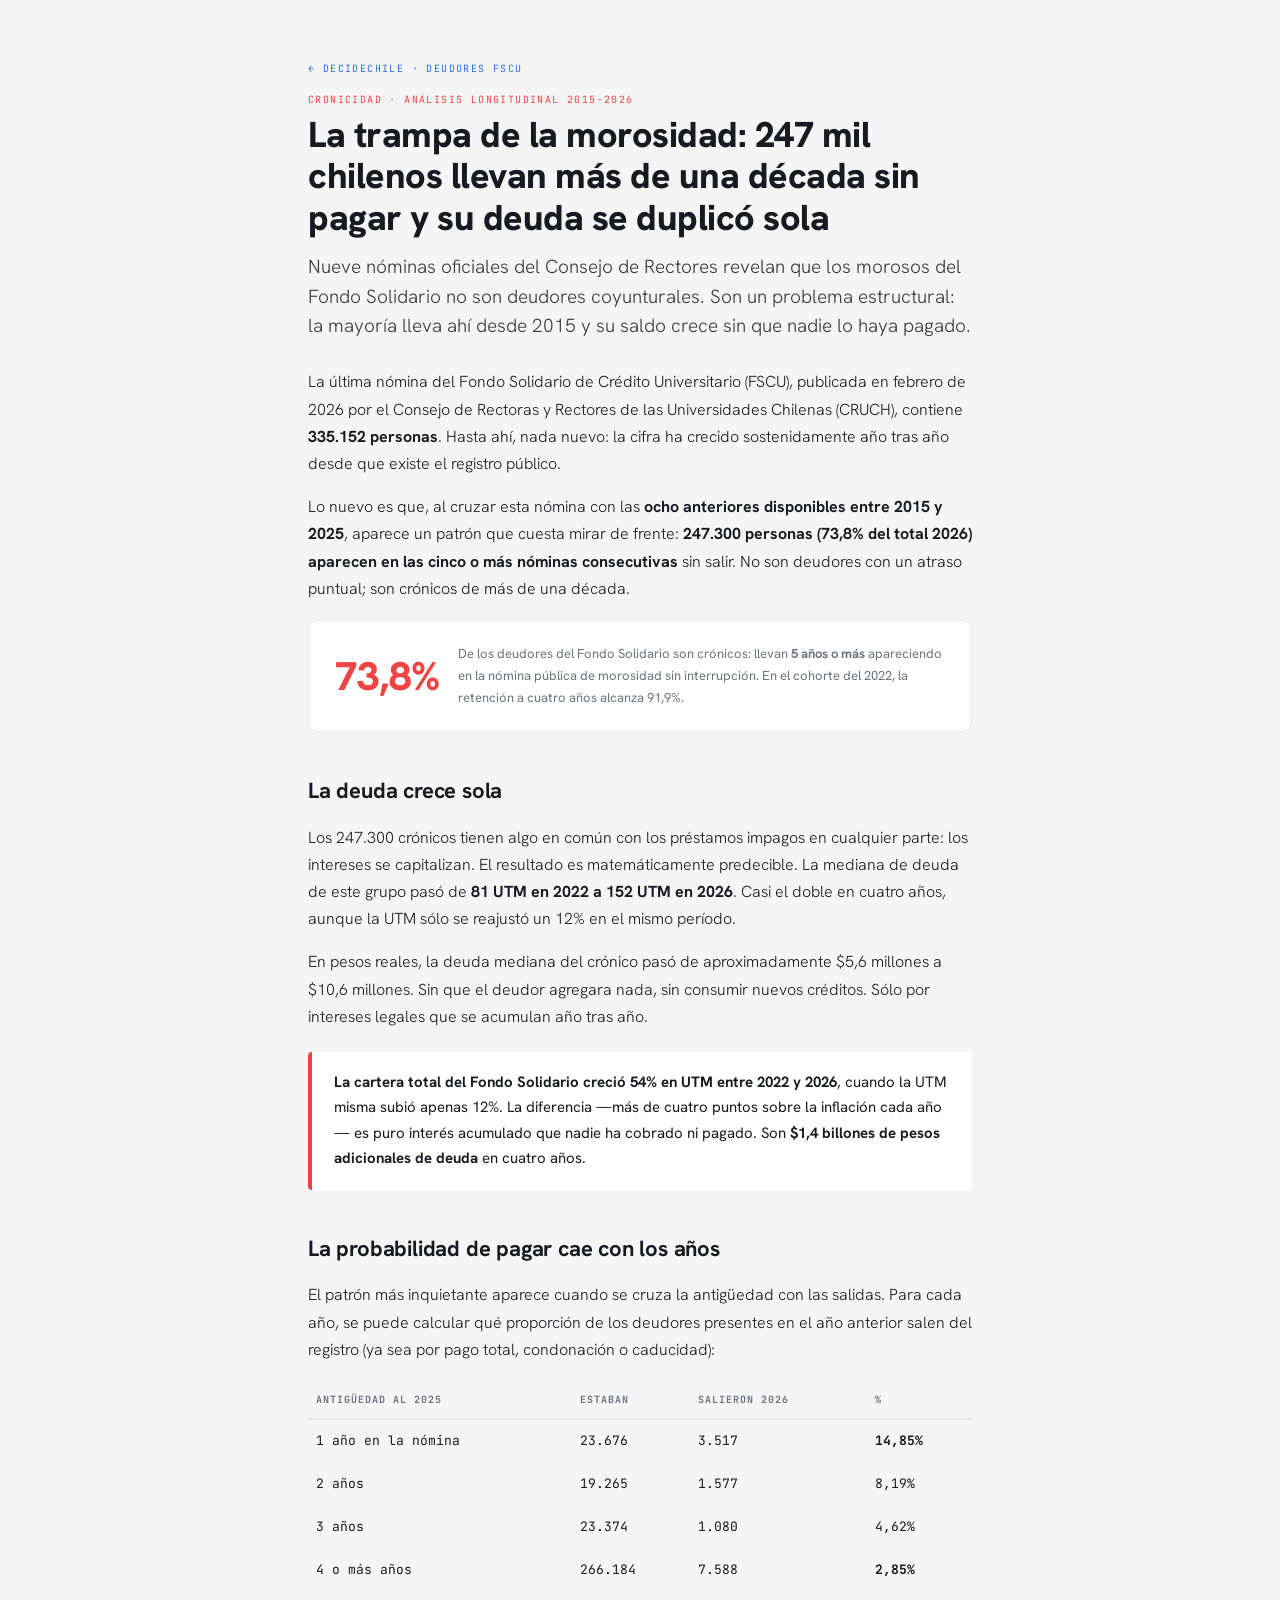
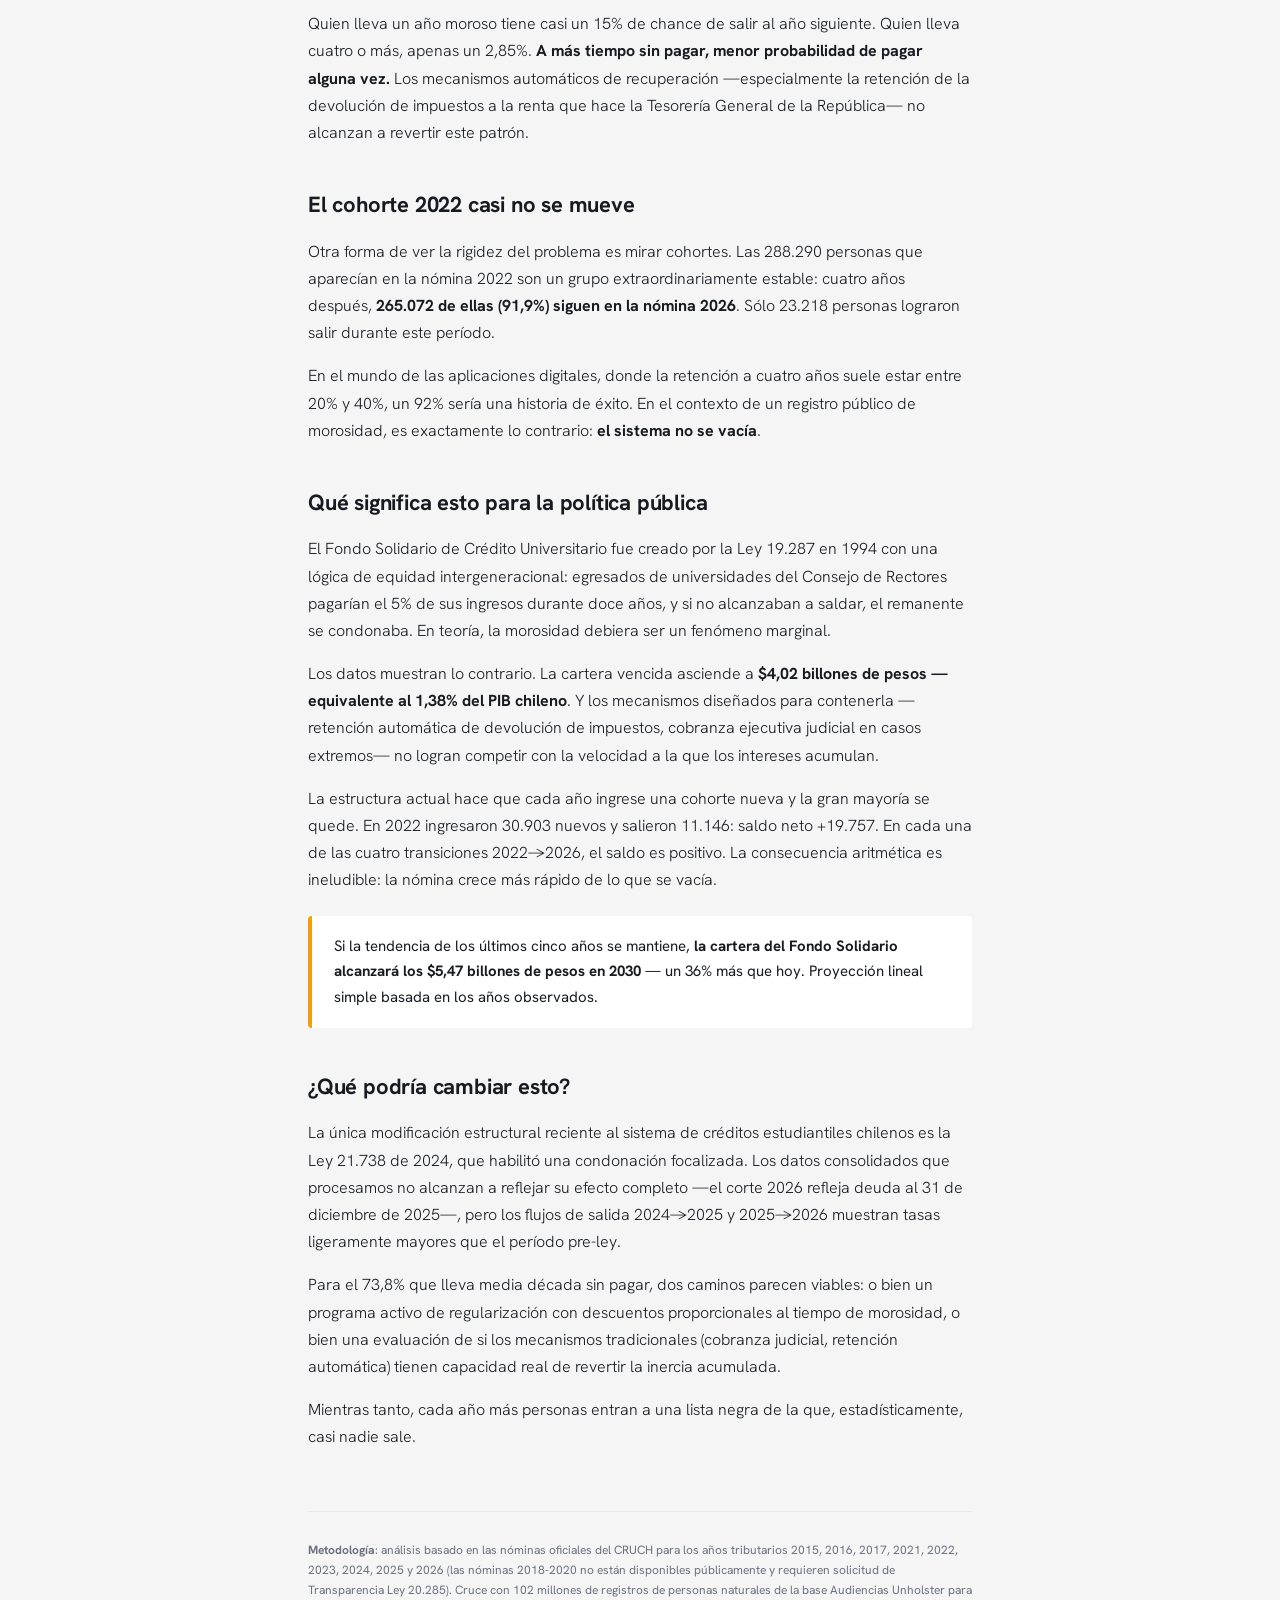
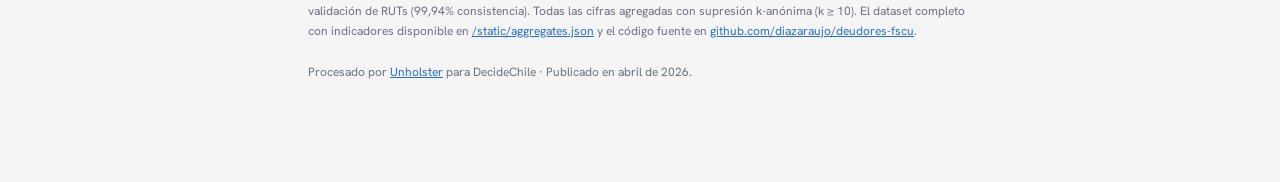
<file: public/articulos/trampa-morosidad.html>
<!DOCTYPE html>
<html lang="es-CL">
<head>
<meta charset="UTF-8">
<meta name="viewport" content="width=device-width, initial-scale=1">
<title>La trampa de la morosidad: 247 mil chilenos llevan 11 años sin pagar y su deuda se duplicó sola — DecideChile</title>
<meta name="description" content="247.300 personas figuran en las 9 nóminas del Fondo Solidario desde 2015 sin interrupción. Su deuda mediana creció 87% por intereses acumulados. La probabilidad de pagar cae con los años.">
<meta property="og:title" content="La trampa de la morosidad del Fondo Solidario">
<meta property="og:description" content="247 mil chilenos llevan 11 años sin pagar y su deuda se duplicó sola.">
<meta property="og:type" content="article">
<link href="https://fonts.googleapis.com/css2?family=Hanken+Grotesk:wght@300;400;700;800&family=JetBrains+Mono:wght@400&display=swap" rel="stylesheet">
<link rel="stylesheet" href="shared.css">
</head>
<body>
<div class="article">
<nav class="crumb"><a href="/#conclusiones">← DecideChile · Deudores FSCU</a></nav>
<div class="kicker">Cronicidad · Análisis longitudinal 2015-2026</div>
<h1>La trampa de la morosidad: 247 mil chilenos llevan más de una década sin pagar y su deuda se duplicó sola</h1>
<p class="lead">Nueve nóminas oficiales del Consejo de Rectores revelan que los morosos del Fondo Solidario no son deudores coyunturales. Son un problema estructural: la mayoría lleva ahí desde 2015 y su saldo crece sin que nadie lo haya pagado.</p>

<p>La última nómina del Fondo Solidario de Crédito Universitario (FSCU), publicada en febrero de 2026 por el Consejo de Rectoras y Rectores de las Universidades Chilenas (CRUCH), contiene <b>335.152 personas</b>. Hasta ahí, nada nuevo: la cifra ha crecido sostenidamente año tras año desde que existe el registro público.</p>

<p>Lo nuevo es que, al cruzar esta nómina con las <b>ocho anteriores disponibles entre 2015 y 2025</b>, aparece un patrón que cuesta mirar de frente: <b>247.300 personas (73,8% del total 2026) aparecen en las cinco o más nóminas consecutivas</b> sin salir. No son deudores con un atraso puntual; son crónicos de más de una década.</p>

<div class="big-number">
  <div><div class="num">73,8%</div></div>
  <div class="ctx">De los deudores del Fondo Solidario son crónicos: llevan <b>5 años o más</b> apareciendo en la nómina pública de morosidad sin interrupción. En el cohorte del 2022, la retención a cuatro años alcanza 91,9%.</div>
</div>

<h2>La deuda crece sola</h2>

<p>Los 247.300 crónicos tienen algo en común con los préstamos impagos en cualquier parte: los intereses se capitalizan. El resultado es matemáticamente predecible. La mediana de deuda de este grupo pasó de <b>81 UTM en 2022 a 152 UTM en 2026</b>. Casi el doble en cuatro años, aunque la UTM sólo se reajustó un 12% en el mismo período.</p>

<p>En pesos reales, la deuda mediana del crónico pasó de aproximadamente $5,6 millones a $10,6 millones. Sin que el deudor agregara nada, sin consumir nuevos créditos. Sólo por intereses legales que se acumulan año tras año.</p>

<div class="callout red">
  <b>La cartera total del Fondo Solidario creció 54% en UTM entre 2022 y 2026</b>, cuando la UTM misma subió apenas 12%. La diferencia —más de cuatro puntos sobre la inflación cada año— es puro interés acumulado que nadie ha cobrado ni pagado. Son <b>$1,4 billones de pesos adicionales de deuda</b> en cuatro años.
</div>

<h2>La probabilidad de pagar cae con los años</h2>

<p>El patrón más inquietante aparece cuando se cruza la antigüedad con las salidas. Para cada año, se puede calcular qué proporción de los deudores presentes en el año anterior salen del registro (ya sea por pago total, condonación o caducidad):</p>

<table>
  <thead><tr><th>Antigüedad al 2025</th><th>Estaban</th><th>Salieron 2026</th><th>%</th></tr></thead>
  <tbody>
    <tr><td>1 año en la nómina</td><td>23.676</td><td>3.517</td><td><b>14,85%</b></td></tr>
    <tr><td>2 años</td><td>19.265</td><td>1.577</td><td>8,19%</td></tr>
    <tr><td>3 años</td><td>23.374</td><td>1.080</td><td>4,62%</td></tr>
    <tr><td>4 o más años</td><td>266.184</td><td>7.588</td><td><b>2,85%</b></td></tr>
  </tbody>
</table>

<p>Quien lleva un año moroso tiene casi un 15% de chance de salir al año siguiente. Quien lleva cuatro o más, apenas un 2,85%. <b>A más tiempo sin pagar, menor probabilidad de pagar alguna vez.</b> Los mecanismos automáticos de recuperación —especialmente la retención de la devolución de impuestos a la renta que hace la Tesorería General de la República— no alcanzan a revertir este patrón.</p>

<h2>El cohorte 2022 casi no se mueve</h2>

<p>Otra forma de ver la rigidez del problema es mirar cohortes. Las 288.290 personas que aparecían en la nómina 2022 son un grupo extraordinariamente estable: cuatro años después, <b>265.072 de ellas (91,9%) siguen en la nómina 2026</b>. Sólo 23.218 personas lograron salir durante este período.</p>

<p>En el mundo de las aplicaciones digitales, donde la retención a cuatro años suele estar entre 20% y 40%, un 92% sería una historia de éxito. En el contexto de un registro público de morosidad, es exactamente lo contrario: <b>el sistema no se vacía</b>.</p>

<h2>Qué significa esto para la política pública</h2>

<p>El Fondo Solidario de Crédito Universitario fue creado por la Ley 19.287 en 1994 con una lógica de equidad intergeneracional: egresados de universidades del Consejo de Rectores pagarían el 5% de sus ingresos durante doce años, y si no alcanzaban a saldar, el remanente se condonaba. En teoría, la morosidad debiera ser un fenómeno marginal.</p>

<p>Los datos muestran lo contrario. La cartera vencida asciende a <b>$4,02 billones de pesos — equivalente al 1,38% del PIB chileno</b>. Y los mecanismos diseñados para contenerla —retención automática de devolución de impuestos, cobranza ejecutiva judicial en casos extremos— no logran competir con la velocidad a la que los intereses acumulan.</p>

<p>La estructura actual hace que cada año ingrese una cohorte nueva y la gran mayoría se quede. En 2022 ingresaron 30.903 nuevos y salieron 11.146: saldo neto +19.757. En cada una de las cuatro transiciones 2022→2026, el saldo es positivo. La consecuencia aritmética es ineludible: la nómina crece más rápido de lo que se vacía.</p>

<div class="callout amber">
  Si la tendencia de los últimos cinco años se mantiene, <b>la cartera del Fondo Solidario alcanzará los $5,47 billones de pesos en 2030</b> — un 36% más que hoy. Proyección lineal simple basada en los años observados.
</div>

<h2>¿Qué podría cambiar esto?</h2>

<p>La única modificación estructural reciente al sistema de créditos estudiantiles chilenos es la Ley 21.738 de 2024, que habilitó una condonación focalizada. Los datos consolidados que procesamos no alcanzan a reflejar su efecto completo —el corte 2026 refleja deuda al 31 de diciembre de 2025—, pero los flujos de salida 2024→2025 y 2025→2026 muestran tasas ligeramente mayores que el período pre-ley.</p>

<p>Para el 73,8% que lleva media década sin pagar, dos caminos parecen viables: o bien un programa activo de regularización con descuentos proporcionales al tiempo de morosidad, o bien una evaluación de si los mecanismos tradicionales (cobranza judicial, retención automática) tienen capacidad real de revertir la inercia acumulada.</p>

<p>Mientras tanto, cada año más personas entran a una lista negra de la que, estadísticamente, casi nadie sale.</p>

<div class="footer">
  <b>Metodología</b>: análisis basado en las nóminas oficiales del CRUCH para los años tributarios 2015, 2016, 2017, 2021, 2022, 2023, 2024, 2025 y 2026 (las nóminas 2018-2020 no están disponibles públicamente y requieren solicitud de Transparencia Ley 20.285). Cruce con 102 millones de registros de personas naturales de la base Audiencias Unholster para validación de RUTs (99,94% consistencia). Todas las cifras agregadas con supresión k-anónima (k ≥ 10). El dataset completo con indicadores disponible en <a href="/static/aggregates.json">/static/aggregates.json</a> y el código fuente en <a href="https://github.com/diazaraujo/deudores-fscu">github.com/diazaraujo/deudores-fscu</a>.
  <br><br>
  Procesado por <a href="https://unholster.com">Unholster</a> para DecideChile · Publicado en abril de 2026.
</div>

</div>
</body>
</html>
</file>
<file: public/articulos/shared.css>
*, *::before, *::after { box-sizing: border-box; margin: 0; padding: 0; }
body { font-family: 'Hanken Grotesk', Arial, sans-serif; background: #F5F5F5; color: #171B21; line-height: 1.7; }
.article { max-width: 720px; margin: 0 auto; padding: 60px 28px 100px; }
.crumb { font-family: 'JetBrains Mono', monospace; font-size: 10px; text-transform: uppercase; letter-spacing: 0.14em; color: #266FE0; margin-bottom: 14px; }
.crumb a { color: #266FE0; text-decoration: none; }
.kicker { font-family: 'JetBrains Mono', monospace; font-size: 10px; text-transform: uppercase; letter-spacing: 0.14em; color: #EF4444; margin-bottom: 6px; }
h1 { font-size: 36px; font-weight: 800; line-height: 1.15; margin-bottom: 14px; letter-spacing: -0.5px; }
h2 { font-size: 22px; font-weight: 700; margin: 40px 0 14px; letter-spacing: -0.2px; }
h3 { font-size: 16px; font-weight: 700; margin: 24px 0 8px; color: #266FE0; }
.lead { font-size: 19px; font-weight: 300; color: #3A3A3A; margin-bottom: 28px; line-height: 1.55; }
p { font-size: 16px; font-weight: 300; margin-bottom: 16px; color: #171B21; }
p b, p strong { font-weight: 700; color: #171B21; }
.meta { font-family: 'JetBrains Mono', monospace; font-size: 11px; color: #6B7280; margin-top: 28px; padding-top: 20px; border-top: 1px solid #E5E7EB; }
.big-number { background: #fff; border: 1px solid #E5E7EB; border-radius: 10px; padding: 22px 26px; margin: 18px 0; display: flex; gap: 18px; align-items: center; }
.big-number .num { font-size: 40px; font-weight: 800; color: #EF4444; line-height: 1; }
.big-number .ctx { font-size: 13px; color: #6B7280; }
.callout { background: #fff; border-left: 4px solid #266FE0; padding: 18px 22px; margin: 22px 0; border-radius: 4px; font-size: 15px; }
.callout.red { border-left-color: #EF4444; }
.callout.green { border-left-color: #10B981; }
.callout.amber { border-left-color: #F59E0B; }
table { width: 100%; border-collapse: collapse; font-size: 13px; margin: 18px 0; font-family: 'JetBrains Mono', monospace; }
thead th { text-align: left; padding: 10px 8px; font-size: 10px; text-transform: uppercase; letter-spacing: .1em; color: #6B7280; border-bottom: 2px solid #E5E7EB; }
tbody td { padding: 10px 8px; border-bottom: 1px solid #F3F4F6; }
.footer { margin-top: 60px; padding-top: 28px; border-top: 1px solid #E5E7EB; font-size: 12px; color: #6B7280; }
.footer a { color: #266FE0; }
@media (max-width: 600px) { h1 { font-size: 28px; } .article { padding: 40px 18px 80px; } .big-number .num { font-size: 30px; } }
</file>
